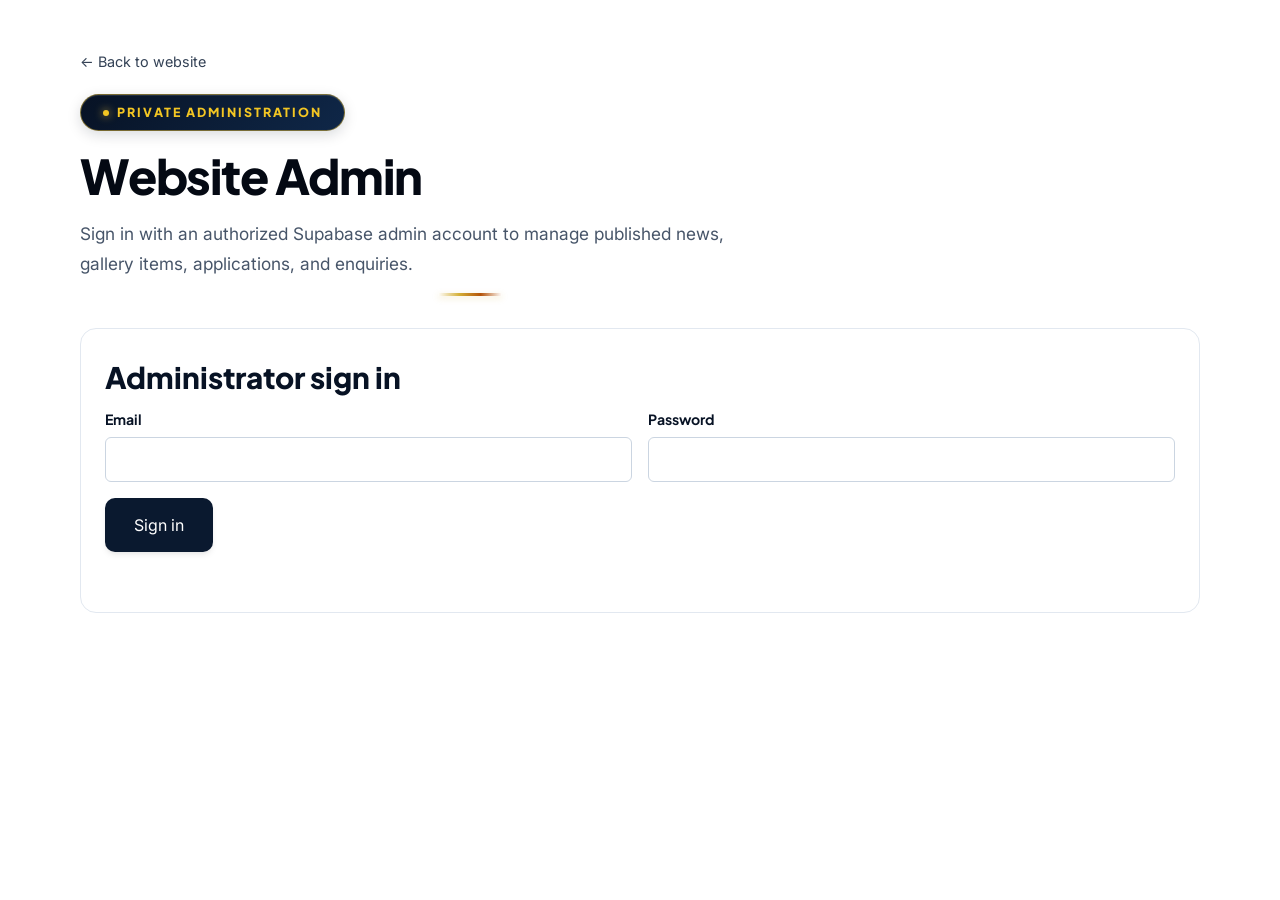
<file: admin.html>
<!DOCTYPE html>
<html lang="en">
<head>
  <meta charset="UTF-8">
  <meta name="viewport" content="width=device-width, initial-scale=1.0">
  <meta name="robots" content="noindex, nofollow">
  <title>Website Admin | Maria Theresa Ledochowska College</title>
  <link rel="icon" type="image/png" href="assets/images/logo-badge.png">
  <link rel="stylesheet" href="css/styles.css">
  <style>
    .admin-shell { width: min(1120px, calc(100% - 36px)); margin: 48px auto; }
    .admin-panel { background: #fff; border: 1px solid var(--border-light); border-radius: var(--radius-lg); padding: 24px; margin: 24px 0; }
    .admin-toolbar, .admin-list-item { display: flex; align-items: center; justify-content: space-between; gap: 16px; }
    .admin-list { display: grid; gap: 10px; margin-top: 18px; }
    .admin-list-item { border: 1px solid var(--border-light); border-radius: var(--radius-md); padding: 12px 16px; }
    .admin-list-item p { margin: 0; }
    .admin-actions { display: flex; gap: 8px; flex-shrink: 0; }
    .admin-form-grid { display: grid; grid-template-columns: repeat(2, minmax(0, 1fr)); gap: 16px; }
    .admin-form-grid .form-group { margin: 0; }
    .admin-form-grid .wide { grid-column: 1 / -1; }
    .admin-checkbox { display: flex; align-items: center; gap: 8px; margin: 16px 0; }
    .admin-checkbox input { width: 18px; height: 18px; }
    .admin-feedback { min-height: 24px; margin-top: 12px; color: var(--navy-800); }
    .admin-empty { color: var(--text-muted); padding: 18px 0; }
    @media (max-width: 640px) {
      .admin-form-grid { grid-template-columns: 1fr; }
      .admin-form-grid .wide { grid-column: auto; }
      .admin-list-item { align-items: flex-start; flex-direction: column; }
    }
  </style>
</head>
<body>
  <main class="admin-shell">
    <a href="index.html" class="footer-link">← Back to website</a>
    <header class="section-header" style="margin: 20px 0 32px; text-align: left;">
      <span class="section-tagline">Private administration</span>
      <h1 class="section-title">Website Admin</h1>
      <p class="section-description" style="margin-left: 0;">Sign in with an authorized Supabase admin account to manage published news, gallery items, applications, and enquiries.</p>
    </header>

    <section id="admin-login-panel" class="admin-panel">
      <h2 class="uneb-subhead-title">Administrator sign in</h2>
      <form id="admin-login-form">
        <div class="admin-form-grid">
          <div class="form-group">
            <label class="form-label" for="admin-email">Email</label>
            <input class="form-control" id="admin-email" type="email" autocomplete="username" required>
          </div>
          <div class="form-group">
            <label class="form-label" for="admin-password">Password</label>
            <input class="form-control" id="admin-password" type="password" autocomplete="current-password" required>
          </div>
        </div>
        <button class="btn btn-navy" type="submit" style="margin-top: 16px;">Sign in</button>
        <p id="admin-login-feedback" class="admin-feedback" role="status"></p>
      </form>
    </section>

    <div id="admin-workspace" hidden>
      <div class="admin-toolbar">
        <h2 class="uneb-subhead-title">Content and submissions</h2>
        <button id="admin-sign-out" type="button" class="btn btn-outline-navy">Sign out</button>
      </div>

      <section class="admin-panel">
        <h2 class="uneb-subhead-title">News posts</h2>
        <form id="news-editor-form">
          <input id="news-id" type="hidden">
          <div class="admin-form-grid">
            <div class="form-group"><label class="form-label" for="news-title">Title</label><input class="form-control" id="news-title" required></div>
            <div class="form-group"><label class="form-label" for="news-category">Category</label><input class="form-control" id="news-category" required></div>
            <div class="form-group"><label class="form-label" for="news-date">Date label</label><input class="form-control" id="news-date" required></div>
            <div class="form-group"><label class="form-label" for="news-author">Author</label><input class="form-control" id="news-author" required></div>
            <div class="form-group wide"><label class="form-label" for="news-summary">Summary</label><textarea class="form-control" id="news-summary" rows="2" required></textarea></div>
            <div class="form-group wide"><label class="form-label" for="news-image">Image path or URL</label><input class="form-control" id="news-image" placeholder="assets/images/photo.jpg" required></div>
            <div class="form-group wide"><label class="form-label" for="news-content">Full article</label><textarea class="form-control" id="news-content" rows="6" required></textarea></div>
          </div>
          <label class="admin-checkbox"><input id="news-published" type="checkbox"> Published on the public website</label>
          <button class="btn btn-navy" type="submit">Save post</button>
          <button class="btn btn-outline-navy" type="reset">Clear</button>
          <p id="news-feedback" class="admin-feedback" role="status"></p>
        </form>
        <div id="news-list" class="admin-list"></div>
      </section>

      <section class="admin-panel">
        <h2 class="uneb-subhead-title">Gallery</h2>
        <form id="gallery-editor-form">
          <input id="gallery-id" type="hidden">
          <div class="admin-form-grid">
            <div class="form-group"><label class="form-label" for="gallery-title">Title</label><input class="form-control" id="gallery-title" required></div>
            <div class="form-group"><label class="form-label" for="gallery-category">Category</label><input class="form-control" id="gallery-category" required></div>
            <div class="form-group"><label class="form-label" for="gallery-image">Image path or URL</label><input class="form-control" id="gallery-image" placeholder="assets/images/photo.jpg" required></div>
            <div class="form-group"><label class="form-label" for="gallery-order">Display order</label><input class="form-control" id="gallery-order" type="number" value="0" required></div>
            <div class="form-group wide"><label class="form-label" for="gallery-description">Description</label><textarea class="form-control" id="gallery-description" rows="3"></textarea></div>
          </div>
          <label class="admin-checkbox"><input id="gallery-published" type="checkbox"> Published on the public website</label>
          <button class="btn btn-navy" type="submit">Save gallery item</button>
          <button class="btn btn-outline-navy" type="reset">Clear</button>
          <p id="gallery-feedback" class="admin-feedback" role="status"></p>
        </form>
        <div id="gallery-list" class="admin-list"></div>
      </section>

      <section class="admin-panel">
        <h2 class="uneb-subhead-title">Admission applications</h2>
        <div id="applications-list" class="admin-list"></div>
      </section>

      <section class="admin-panel">
        <h2 class="uneb-subhead-title">Contact enquiries</h2>
        <div id="inquiries-list" class="admin-list"></div>
      </section>

      <section class="admin-panel">
        <h2 class="uneb-subhead-title">Newsletter subscribers</h2>
        <div id="subscribers-list" class="admin-list"></div>
      </section>
      <p id="admin-feedback" class="admin-feedback" role="status"></p>
    </div>
  </main>
  <script src="js/supabase-client.js"></script>
  <script src="js/admin.js"></script>
</body>
</html>
</file>
<file: css/styles.css>
/* ==========================================================================
   MARIA THERESA LEDOCHOWSKA COLLEGE – LUGAZI
   Official Stylesheet & Design System
   Motto: "Learning Today, Leading Tomorrow"
   ========================================================================== */

/* --- GOOGLE FONTS IMPORT --- */
@import url('https://fonts.googleapis.com/css2?family=Cinzel:wght@600;700;800;900&family=Inter:wght@300;400;500;600;700&family=Plus+Jakarta+Sans:wght@400;500;600;700;800&display=swap');

/* --- CSS CUSTOM PROPERTIES (DESIGN TOKENS) --- */
:root {
  /* Brand Palettes */
  --navy-950: #040913;
  --navy-900: #071224;
  --navy-800: #0A192F;
  --navy-700: #0E2342;
  --navy-600: #163663;
  --navy-500: #1E4E8C;

  --gold-600: #99710B;
  --gold-500: #B8860B;
  --gold-400: #D4AF37;
  --gold-300: #F3C623;
  --gold-200: #FBE285;
  --gold-100: #FEF9C3;
  --gold-50:  #FFFDF0;

  --emerald-500: #059669;
  --emerald-600: #047857;
  --sapphire-500: #2563EB;
  --crimson-500: #DC2626;

  /* Surfaces & Neutrals */
  --bg-main: #FFFFFF;
  --bg-subtle: #F8FAFC;
  --bg-slate: #F1F5F9;
  --border-light: #E2E8F0;
  --border-subtle: #CBD5E1;

  /* Typography */
  --font-heading: 'Plus Jakarta Sans', system-ui, -apple-system, sans-serif;
  --font-serif: 'Cinzel', Georgia, serif;
  --font-body: 'Inter', system-ui, -apple-system, sans-serif;

  --text-dark: #0F172A;
  --text-body: #334155;
  --text-muted: #64748B;
  --text-light: #94A3B8;
  --text-white: #FFFFFF;

  /* Shadows & Elevation */
  --shadow-sm: 0 1px 2px 0 rgba(0, 0, 0, 0.05);
  --shadow-md: 0 4px 6px -1px rgba(0, 0, 0, 0.08), 0 2px 4px -2px rgba(0, 0, 0, 0.05);
  --shadow-lg: 0 10px 15px -3px rgba(0, 0, 0, 0.1), 0 4px 6px -4px rgba(0, 0, 0, 0.06);
  --shadow-xl: 0 20px 25px -5px rgba(0, 0, 0, 0.12), 0 8px 10px -6px rgba(0, 0, 0, 0.06);
  --shadow-gold: 0 8px 24px -4px rgba(212, 175, 55, 0.35);
  --shadow-navy: 0 12px 30px -4px rgba(10, 25, 47, 0.25);

  /* Layout & Spacing */
  --container-max: 1280px;
  --nav-height: 84px;
  --nav-height-scrolled: 70px;
  --radius-sm: 6px;
  --radius-md: 10px;
  --radius-lg: 16px;
  --radius-xl: 24px;
  --radius-full: 9999px;

  /* Transitions */
  --transition-fast: 150ms cubic-bezier(0.4, 0, 0.2, 1);
  --transition-normal: 250ms cubic-bezier(0.4, 0, 0.2, 1);
  --transition-slow: 400ms cubic-bezier(0.4, 0, 0.2, 1);
  --transition-spring: 500ms cubic-bezier(0.175, 0.885, 0.32, 1.275);
}

/* --- RESET & GLOBAL BASE STYLES --- */
*, *::before, *::after {
  box-sizing: border-box;
  margin: 0;
  padding: 0;
}

html {
  scroll-behavior: smooth;
  scroll-padding-top: calc(var(--nav-height) + 16px);
  -webkit-text-size-adjust: 100%;
  overflow-x: clip;
}

body {
  font-family: var(--font-body);
  color: var(--text-body);
  background-color: var(--bg-main);
  line-height: 1.65;
  overflow-x: hidden;
}

img, svg {
  display: block;
  max-width: 100%;
  height: auto;
}

a {
  color: inherit;
  text-decoration: none;
  transition: color var(--transition-fast);
}

ul, ol {
  list-style: none;
}

button, input, textarea, select {
  font-family: inherit;
  font-size: inherit;
  color: inherit;
  border: none;
  background: none;
}

button {
  cursor: pointer;
}

/* --- ACCESSIBILITY SKIP LINK --- */
.skip-link {
  position: absolute;
  top: -60px;
  left: 20px;
  padding: 10px 18px;
  background: var(--gold-400);
  color: var(--navy-950);
  font-weight: 700;
  border-radius: var(--radius-sm);
  z-index: 10000;
  transition: top var(--transition-normal);
}
.skip-link:focus {
  top: 15px;
  outline: 3px solid var(--navy-900);
}

/* --- CONTAINER & UTILITIES --- */
.container {
  width: 100%;
  max-width: var(--container-max);
  margin-left: auto;
  margin-right: auto;
  padding-left: 24px;
  padding-right: 24px;
}

.section-padding {
  padding-top: 96px;
  padding-bottom: 96px;
}

@media (max-width: 768px) {
  .section-padding {
    padding-top: 64px;
    padding-bottom: 64px;
  }
}

.bg-subtle {
  background-color: var(--bg-subtle);
}
.bg-navy {
  background-color: var(--navy-900);
  color: var(--text-white);
}

/* Typography Helpers */
.text-center { text-align: center; }
.text-gold { color: var(--gold-400); }
.text-navy { color: var(--navy-800); }
.font-serif { font-family: var(--font-serif); }

.section-header {
  text-align: center;
  max-width: 780px;
  margin: 0 auto 52px;
  position: relative;
}

.about-showcase {
  background: #edf1f5;
}

.about-showcase-hero {
  position: relative;
  background:
    linear-gradient(90deg, rgba(4, 13, 22, 0.92) 0%, rgba(7, 24, 40, 0.78) 32%, rgba(7, 24, 40, 0.32) 100%),
    url('../assets/images/chemistry prac.jpeg');
  background-size: cover;
  background-position: center;
  padding: 32px 0 48px;
  min-height: 420px;
  display: flex;
  align-items: center;
}

.about-showcase-inner {
  width: 100%;
}

.about-breadcrumbs {
  margin-bottom: 28px;
  display: inline-flex;
  align-items: center;
  gap: 8px;
  padding: 6px 16px;
  font-size: 0.78rem;
  border-radius: 999px;
  border: 1px solid rgba(255,255,255,0.18);
  background: rgba(255,255,255,0.04);
  color: rgba(255,255,255,0.85);
}

.about-showcase-head {
  display: flex;
  justify-content: space-between;
  align-items: flex-start;
  gap: 24px;
  padding-top: 8px;
}

.about-showcase-copy {
  max-width: 780px;
}

.about-tagline {
  margin-bottom: 22px;
}

.about-showcase-title {
  margin: 0;
  font-family: var(--font-heading);
  font-size: clamp(3rem, 5vw, 6rem);
  line-height: 0.94;
  letter-spacing: -0.05em;
  color: #F8FAFC;
  font-weight: 900;
}

.about-showcase-title .title-gold {
  color: var(--gold-300);
}

.about-showcase-text {
  max-width: 760px;
  margin-top: 24px;
  color: rgba(255,255,255,0.9);
  font-size: clamp(1.06rem, 1.7vw, 1.72rem);
  line-height: 1.5;
}

.about-showcase-badge {
  min-width: 120px;
  padding: 18px 18px 14px;
  border-radius: 18px;
  background: rgba(241, 191, 48, 0.14);
  border: 1px solid rgba(241, 191, 48, 0.5);
  box-shadow: 0 12px 24px rgba(6, 16, 30, 0.2);
  display: flex;
  flex-direction: column;
  align-items: center;
  justify-content: center;
  color: var(--gold-300);
  margin-top: 24px;
}

.about-showcase-number {
  font-family: var(--font-heading);
  font-size: clamp(2rem, 2vw, 3rem);
  line-height: 1;
  font-weight: 800;
}

.about-showcase-label {
  margin-top: 6px;
  font-size: 0.7rem;
  letter-spacing: 0.14em;
  text-transform: uppercase;
  font-weight: 700;
  color: #F8FAFC;
}

.about-stat-row {
  background: linear-gradient(180deg, #071c31 0%, #0d233d 100%);
  border-top: 1px solid rgba(255,255,255,0.11);
  border-bottom: 1px solid rgba(255,255,255,0.11);
}

.about-stats-grid {
  display: grid;
  grid-template-columns: repeat(5, minmax(0, 1fr));
  gap: 0;
}

.about-stat-item {
  padding: 34px 18px;
  text-align: center;
  border-left: 1px solid rgba(148, 163, 184, 0.25);
}

.about-stat-item:first-child {
  border-left: none;
}

.about-stat-value {
  font-family: var(--font-heading);
  font-size: clamp(2.2rem, 2.4vw, 3.2rem);
  font-weight: 800;
  line-height: 1.1;
  color: var(--gold-300);
  margin-bottom: 8px;
}

.about-stat-label {
  font-size: 0.76rem;
  letter-spacing: 0.12em;
  text-transform: uppercase;
  color: rgba(255,255,255,0.8);
  line-height: 1.5;
}

@media (max-width: 900px) {
  .about-showcase-head {
    flex-direction: column;
    align-items: flex-start;
  }

  .about-showcase-badge {
    margin-top: 0;
  }

  .about-stats-grid {
    grid-template-columns: repeat(2, minmax(0, 1fr));
  }

  .about-stat-item:nth-child(3),
  .about-stat-item:nth-child(4),
  .about-stat-item:nth-child(5) {
    border-top: 1px solid rgba(148, 163, 184, 0.25);
  }

  .about-stat-item:nth-child(3) {
    border-left: none;
  }
}

@media (max-width: 560px) {
  .about-showcase-hero {
    min-height: 360px;
    padding-top: 20px;
  }

  .about-showcase-title {
    font-size: clamp(2.4rem, 10vw, 4rem);
  }

  .about-showcase-text {
    font-size: 1.02rem;
  }

  .about-stats-grid {
    grid-template-columns: 1fr;
  }

  .about-stat-item {
    border-left: none;
    border-top: 1px solid rgba(148, 163, 184, 0.25);
    padding: 24px 18px;
  }

  .about-stat-item:first-child {
    border-top: none;
  }
}

.section-tagline {
  display: inline-flex;
  align-items: center;
  gap: 8px;
  padding: 7px 22px;
  background: linear-gradient(135deg, #071224 0%, #0F2748 100%);
  color: var(--gold-300);
  border: 1px solid rgba(212, 175, 55, 0.55);
  box-shadow: 0 4px 14px rgba(7, 18, 36, 0.15), inset 0 1px 0 rgba(255, 255, 255, 0.1);
  font-family: var(--font-heading);
  font-weight: 800;
  font-size: 0.78rem;
  letter-spacing: 2px;
  text-transform: uppercase;
  border-radius: var(--radius-full);
  margin-bottom: 16px;
  position: relative;
  transition: all var(--transition-fast);
}

.section-tagline::before {
  content: '';
  width: 6px;
  height: 6px;
  background: var(--gold-300);
  border-radius: 50%;
  box-shadow: 0 0 8px var(--gold-400);
  flex-shrink: 0;
}

.section-tagline svg,
.section-tagline [data-lucide] {
  width: 14px;
  height: 14px;
  color: var(--gold-400);
}

.section-tagline:hover {
  transform: translateY(-2px);
  border-color: var(--gold-300);
  box-shadow: 0 6px 18px rgba(7, 18, 36, 0.25);
}

.bg-navy .section-tagline {
  background: rgba(255, 255, 255, 0.08);
  color: var(--gold-200);
  border: 1px solid rgba(212, 175, 55, 0.5);
  box-shadow: 0 4px 16px rgba(0, 0, 0, 0.35);
}
.bg-navy .section-tagline::before {
  background: var(--gold-300);
  box-shadow: 0 0 10px var(--gold-300);
}
.bg-navy .section-tagline svg,
.bg-navy .section-tagline [data-lucide] {
  color: var(--gold-300);
}

.section-title {
  font-family: var(--font-heading);
  font-weight: 800;
  font-size: clamp(2.1rem, 3.8vw, 3rem);
  color: var(--navy-950);
  line-height: 1.2;
  margin-bottom: 14px;
  letter-spacing: -0.025em;
  position: relative;
}

.section-header::after {
  content: '';
  display: block;
  width: 64px;
  height: 3px;
  background: linear-gradient(90deg, transparent, var(--gold-400), #B45309, transparent);
  border-radius: 3px;
  margin: 14px auto 16px;
  box-shadow: 0 2px 6px rgba(212, 175, 55, 0.25);
}

.bg-navy .section-header::after {
  background: linear-gradient(90deg, transparent, var(--gold-300), var(--gold-500), transparent);
  box-shadow: 0 2px 8px rgba(212, 175, 55, 0.4);
}

.bg-navy .section-title {
  color: var(--text-white);
}

.section-description {
  font-size: 1.08rem;
  color: #475569;
  line-height: 1.75;
  max-width: 680px;
  margin: 0 auto;
}
.bg-navy .section-description {
  color: #CBD5E1;
}

#academics .section-header {
  margin-bottom: 30px;
}

#academics .section-tagline {
  padding: 8px 18px;
  font-size: 0.72rem;
  letter-spacing: 0.18em;
}

#academics .section-title {
  font-size: clamp(2.2rem, 3.7vw, 3.1rem);
  line-height: 1.08;
  letter-spacing: -0.04em;
  margin-bottom: 0;
}

#academics .section-description {
  display: none;
}

#academics .section-header::after {
  display: none;
}

#uneb-performance .section-tagline {
  display: none;
}

#uneb-performance .section-description {
  display: none;
}

#uneb-performance .section-header::after {
  display: none;
}

/* --- BUTTONS --- */
.btn {
  display: inline-flex;
  align-items: center;
  justify-content: center;
  gap: 10px;
  padding: 13px 28px;
  font-family: var(--font-heading);
  font-weight: 700;
  font-size: 0.95rem;
  border-radius: var(--radius-md);
  transition: all var(--transition-normal);
  text-align: center;
  white-space: nowrap;
  cursor: pointer;
  text-decoration: none;
  border: 1px solid transparent;
}

button.btn {
  font: inherit;
}

.btn:focus-visible,
a.btn:focus-visible {
  outline: 3px solid rgba(212, 175, 55, 0.5);
  outline-offset: 3px;
}

.btn svg {
  width: 18px;
  height: 18px;
  transition: transform var(--transition-fast);
}
.btn:hover svg {
  transform: translateX(3px);
}

.btn-gold {
  background: linear-gradient(135deg, var(--gold-400), var(--gold-500));
  color: var(--navy-950);
  box-shadow: var(--shadow-gold);
}
.btn-gold:hover {
  background: linear-gradient(135deg, var(--gold-300), var(--gold-400));
  transform: translateY(-2px);
  box-shadow: 0 10px 24px -2px rgba(212, 175, 55, 0.45);
}

.btn-navy {
  background: var(--navy-800);
  color: var(--text-white);
  box-shadow: var(--shadow-md);
}
.btn-navy:hover {
  background: var(--navy-700);
  transform: translateY(-2px);
  box-shadow: var(--shadow-navy);
}

.btn-outline-white {
  background: rgba(255, 255, 255, 0.08);
  border: 2px solid rgba(255, 255, 255, 0.3);
  color: var(--text-white);
  backdrop-filter: blur(4px);
}
.btn-outline-white:hover {
  background: rgba(255, 255, 255, 0.2);
  border-color: #FFFFFF;
  transform: translateY(-2px);
}

.btn-outline-navy {
  border: 2px solid var(--navy-800);
  color: var(--navy-800);
}
.btn-outline-navy:hover {
  background: var(--navy-800);
  color: var(--text-white);
  transform: translateY(-2px);
}

.btn-sm {
  padding: 8px 18px;
  font-size: 0.85rem;
  border-radius: var(--radius-sm);
}

/* ==========================================================================
   HEADER & NAVIGATION
   ========================================================================== */
.hero-mobile-brand {
  display: none;
}

.site-header {
  position: fixed;
  top: 0;
  left: 0;
  width: 100%;
  z-index: 1000;
  transition: all var(--transition-normal);
  background: rgba(7, 18, 36, 0.98);
  backdrop-filter: blur(16px);
  -webkit-backdrop-filter: blur(16px);
  border-bottom: 1px solid rgba(212, 175, 55, 0.25);
  box-shadow: 0 4px 20px rgba(0, 0, 0, 0.35);
}

.site-header.scrolled {
  background: rgba(5, 12, 26, 0.99);
  box-shadow: 0 6px 25px rgba(0, 0, 0, 0.5);
  border-bottom-color: rgba(212, 175, 55, 0.4);
}

/* Top Header Announcement Bar inside Header */
.top-announcement-bar {
  background: linear-gradient(90deg, #040914 0%, #0A192F 100%);
  border-bottom: 1px solid rgba(212, 175, 55, 0.18);
  color: #F8FAFC;
  font-size: 0.78rem;
  padding: 5px 0;
  position: relative;
  z-index: 1001;
}
.top-announcement-content {
  display: flex;
  align-items: center;
  justify-content: space-between;
  gap: 12px;
}
.top-announcement-left {
  display: flex;
  align-items: center;
  gap: 8px;
  white-space: nowrap;
}
.top-announcement-pill {
  display: inline-flex;
  align-items: center;
  gap: 5px;
  background: rgba(212, 175, 55, 0.18);
  color: var(--gold-300);
  padding: 2px 8px;
  border-radius: 9999px;
  font-weight: 700;
  font-size: 0.72rem;
  letter-spacing: 0.4px;
  text-transform: uppercase;
  white-space: nowrap;
}
.top-announcement-text {
  font-weight: 500;
  white-space: nowrap;
  font-size: 0.78rem;
}
.top-announcement-actions {
  display: inline-flex;
  align-items: center;
  gap: 14px;
  white-space: nowrap;
}
.top-announcement-actions svg {
  display: inline-block;
  vertical-align: middle;
  flex-shrink: 0;
}
.top-announcement-link {
  color: var(--gold-300);
  font-weight: 600;
  display: inline-flex;
  align-items: center;
  gap: 4px;
  font-size: 0.78rem;
  white-space: nowrap;
  transition: color var(--transition-fast);
  text-decoration: none;
}
.top-announcement-link:hover {
  color: #FFFFFF;
  text-decoration: underline;
}

.nav-container {
  display: flex;
  align-items: center;
  justify-content: space-between;
  height: 68px;
  gap: 12px;
  transition: height var(--transition-normal);
  position: relative;
}

.site-header.scrolled .nav-container {
  height: 58px;
}

/* Brand Logo */
.nav-brand {
  display: flex;
  align-items: center;
  gap: 10px;
  flex-shrink: 0;
  text-decoration: none;
  white-space: nowrap;
}

.brand-crest {
  width: 48px;
  height: 48px;
  flex-shrink: 0;
  filter: drop-shadow(0 2px 4px rgba(0, 0, 0, 0.3));
  transition: transform var(--transition-normal);
}
.site-header.scrolled .brand-crest {
  width: 40px;
  height: 40px;
}
.nav-brand:hover .brand-crest {
  transform: rotate(-3deg) scale(1.03);
}

.brand-info {
  display: flex;
  flex-direction: column;
}

.brand-name {
  font-family: var(--font-heading);
  font-weight: 800;
  font-size: clamp(0.88rem, 1.1vw, 1.02rem);
  color: var(--text-white);
  line-height: 1.2;
  letter-spacing: 0.1px;
  white-space: nowrap;
}

.brand-sub {
  font-size: 0.68rem;
  color: var(--gold-300);
  font-weight: 700;
  letter-spacing: 0.8px;
  text-transform: uppercase;
  white-space: nowrap;
}

/* Desktop Nav Links - Single Line Guaranteed */
.nav-links {
  display: flex;
  align-items: center;
  gap: clamp(4px, 0.8vw, 14px);
  margin: 0;
  padding: 0;
  list-style: none;
  flex-wrap: nowrap;
}

.nav-link {
  font-family: var(--font-heading);
  font-size: clamp(0.76rem, 0.82vw, 0.84rem);
  font-weight: 600;
  color: #E2E8F0;
  position: relative;
  padding: 6px 4px;
  white-space: nowrap;
  text-decoration: none;
  transition: color var(--transition-fast);
}

.nav-link::after {
  content: '';
  position: absolute;
  bottom: 0;
  left: 0;
  width: 0;
  height: 2px;
  background: var(--gold-400);
  transition: width var(--transition-normal);
  border-radius: 2px;
}

.nav-link:hover,
.nav-link.active {
  color: var(--gold-300);
}
.nav-link:hover::after,
.nav-link.active::after {
  width: 100%;
}

.nav-actions {
  display: flex;
  align-items: center;
  gap: 10px;
  flex-shrink: 0;
}

/* Mobile Toggle */
.mobile-nav-toggle {
  display: none;
  flex-direction: column;
  justify-content: center;
  align-items: center;
  width: 40px;
  height: 40px;
  border-radius: var(--radius-sm);
  background: rgba(255, 255, 255, 0.08);
  border: 1px solid rgba(212, 175, 55, 0.3);
  color: var(--text-white);
  cursor: pointer;
  z-index: 1010;
}

.hamburger-line {
  width: 20px;
  height: 2px;
  background-color: var(--gold-300);
  border-radius: 2px;
  transition: all var(--transition-normal);
  margin: 2.5px 0;
}

.mobile-nav-toggle.active .hamburger-line:nth-child(1) {
  transform: translateY(7px) rotate(45deg);
}
.mobile-nav-toggle.active .hamburger-line:nth-child(2) {
  opacity: 0;
}
.mobile-nav-toggle.active .hamburger-line:nth-child(3) {
  transform: translateY(-7px) rotate(-45deg);
}

/* Mobile Drawer */
.mobile-drawer {
  position: fixed;
  top: 0;
  right: -100%;
  width: 320px;
  max-width: 85vw;
  height: 100vh;
  background: var(--navy-950);
  border-left: 1px solid rgba(212, 175, 55, 0.25);
  box-shadow: -10px 0 30px rgba(0, 0, 0, 0.5);
  z-index: 1005;
  padding: 96px 28px 40px;
  display: flex;
  flex-direction: column;
  justify-content: space-between;
  transition: right var(--transition-normal);
  overflow-y: auto;
}

.mobile-drawer.open {
  right: 0;
}

.mobile-drawer-backdrop {
  position: fixed;
  inset: 0;
  background: rgba(0, 0, 0, 0.6);
  backdrop-filter: blur(4px);
  z-index: 1002;
  opacity: 0;
  pointer-events: none;
  transition: opacity var(--transition-normal);
}
.mobile-drawer-backdrop.active {
  opacity: 1;
  pointer-events: auto;
}

.mobile-nav-links {
  display: flex;
  flex-direction: column;
  gap: 16px;
}

.mobile-nav-link {
  font-family: var(--font-heading);
  font-size: 1.05rem;
  font-weight: 600;
  color: #E2E8F0;
  padding: 10px 0;
  border-bottom: 1px solid rgba(255, 255, 255, 0.08);
  display: flex;
  align-items: center;
  justify-content: space-between;
  text-decoration: none;
}
.mobile-nav-link:hover {
  color: var(--gold-300);
  padding-left: 6px;
}

.campus-nav-item {
  display: flex;
  align-items: center;
}

.campus-menu-toggle {
  display: inline-flex;
  align-items: center;
  gap: 5px;
  border: 0;
  background: transparent;
  cursor: pointer;
}

.campus-menu-toggle:focus-visible,
.mobile-campus-toggle:focus-visible {
  outline: 2px solid var(--gold-300);
  outline-offset: 3px;
}

.campus-menu-toggle svg {
  width: 14px;
  height: 14px;
  transition: transform var(--transition-fast);
}

.campus-nav-item.open .campus-menu-toggle svg {
  transform: rotate(180deg);
}

.campus-mega-menu {
  position: absolute;
  top: calc(100% - 2px);
  left: 50%;
  z-index: 1020;
  display: none;
  grid-template-columns: minmax(190px, 1.15fr) repeat(3, minmax(145px, 1fr));
  gap: 28px;
  width: min(1080px, calc(100vw - 40px));
  padding: 28px;
  color: var(--text-dark);
  background: #fff;
  border-top: 3px solid var(--gold-400);
  border-radius: 0 0 var(--radius-lg) var(--radius-lg);
  box-shadow: 0 18px 42px rgba(2, 10, 24, 0.24);
  transform: translateX(-50%);
}

.campus-nav-item.open .campus-mega-menu {
  display: grid;
}

.campus-menu-feature {
  padding-right: 22px;
  border-right: 1px solid var(--border-light);
}

.campus-menu-feature img {
  width: 100%;
  height: 132px;
  object-fit: cover;
  border-radius: var(--radius-md);
}

.campus-menu-feature p {
  margin-top: 12px;
  color: var(--text-muted);
  font-size: 0.9rem;
  line-height: 1.6;
}

.campus-menu-column h2 {
  padding-bottom: 9px;
  color: var(--gold-600);
  border-bottom: 1px solid var(--border-light);
  font-size: 0.78rem;
  font-weight: 700;
  letter-spacing: 1.3px;
  text-transform: uppercase;
}

.campus-menu-group + .campus-menu-group {
  margin-top: 16px;
}

.campus-menu-group h3 {
  margin: 0;
  padding-bottom: 8px;
  color: var(--gold-600);
  border-bottom: 1px solid var(--border-light);
  font-size: 0.75rem;
  font-weight: 700;
  letter-spacing: 1.2px;
  text-transform: uppercase;
}

.campus-menu-links {
  display: grid;
  gap: 5px;
  padding-top: 10px;
}

.campus-menu-link {
  display: flex;
  align-items: center;
  gap: 10px;
  padding: 9px 5px;
  color: var(--navy-900);
  font-size: 0.88rem;
  font-weight: 600;
  text-decoration: none;
  border-radius: var(--radius-sm);
}

.campus-menu-link::after {
  display: none;
}

.campus-menu-link svg {
  width: 16px;
  height: 16px;
  flex-shrink: 0;
  color: var(--gold-600);
}

.campus-menu-link:hover,
.campus-menu-link.active {
  color: var(--navy-700);
  background: var(--bg-slate);
}

.campus-menu-link span {
  white-space: normal;
}

.mobile-campus-toggle {
  width: 100%;
  text-align: left;
  background: transparent;
  cursor: pointer;
}

.mobile-campus-toggle svg {
  width: 18px;
  height: 18px;
  transition: transform var(--transition-fast);
}

.mobile-campus-group.open .mobile-campus-toggle svg {
  transform: rotate(180deg);
}

.mobile-campus-submenu {
  display: none;
  padding: 2px 0 6px 14px;
}

.mobile-campus-group.open .mobile-campus-submenu {
  display: grid;
  gap: 16px;
}

.mobile-campus-column > h2,
.mobile-campus-subgroup > h3 {
  margin: 10px 0 4px;
  color: var(--gold-300);
  font-size: 0.76rem;
  font-weight: 700;
  letter-spacing: 1.2px;
  text-transform: uppercase;
}

.mobile-campus-submenu-link {
  justify-content: flex-start;
  gap: 10px;
  font-size: 0.94rem;
}

.mobile-campus-submenu-link svg {
  width: 16px;
  height: 16px;
  flex: 0 0 auto;
  color: var(--gold-300);
}

/* Switch cleanly to mobile drawer on laptops & tablets under 1220px */
@media (max-width: 1220px) {
  .nav-links {
    display: none !important;
  }
  .mobile-nav-toggle {
    display: flex !important;
  }
}

@media (max-width: 768px) {
  .container {
    padding-left: 18px;
    padding-right: 18px;
  }

  .top-announcement-actions {
    display: none;
  }

  .top-announcement-content {
    justify-content: center;
  }
}

@media (max-width: 600px) {
  .top-announcement-left {
    min-width: 0;
    justify-content: center;
    white-space: normal;
  }

  .top-announcement-pill {
    display: none;
  }

  .top-announcement-text {
    text-align: center;
    white-space: normal;
    font-size: 0.68rem;
    line-height: 1.25;
  }

  .nav-container {
    gap: 8px;
  }

  .nav-brand {
    min-width: 0;
    gap: 8px;
    flex: 1 1 auto;
  }

  .brand-crest,
  .site-header.scrolled .brand-crest {
    width: 40px;
    height: 40px;
  }

  .brand-info {
    min-width: 0;
    flex: 1 1 auto;
  }

  .brand-name,
  .brand-sub {
    overflow: hidden;
    text-overflow: ellipsis;
  }

  .brand-name {
    max-width: none;
    white-space: normal;
    font-size: 0.78rem;
    line-height: 1.1;
    text-overflow: clip;
  }

  .brand-sub {
    font-size: 0.54rem;
    letter-spacing: 0.35px;
  }

  .nav-actions {
    gap: 6px;
  }

  .nav-actions .open-apply-modal {
    display: none;
  }

  .mobile-nav-toggle {
    width: 38px;
    height: 38px;
    flex-shrink: 0;
  }

  .hero-section {
    min-height: 760px;
    padding-top: 88px;
    padding-bottom: 42px;
    background-attachment: scroll;
  }

  .hero-content {
    max-width: 100%;
  }

  .hero-mobile-brand {
    display: flex;
    align-items: center;
    justify-content: center;
    gap: 10px;
    width: min(100%, 340px);
    margin: 0 auto 14px;
    padding: 8px 12px;
    background: rgba(8, 17, 29, 0.72);
    border: 1px solid rgba(255,255,255,0.12);
    border-radius: 14px;
    backdrop-filter: blur(10px);
    box-shadow: 0 8px 24px rgba(0,0,0,0.18);
  }

  .hero-mobile-logo {
    width: 34px;
    height: 34px;
    border-radius: 50%;
    background: rgba(255,255,255,0.08);
    padding: 3px;
    flex-shrink: 0;
  }

  .hero-mobile-brand-copy {
    display: flex;
    flex-direction: column;
    align-items: flex-start;
    line-height: 1.2;
  }

  .hero-mobile-brand-name {
    font-size: 0.82rem;
    font-weight: 800;
    color: #FFFFFF;
    font-family: var(--font-heading);
  }

  .hero-mobile-brand-sub {
    font-size: 0.54rem;
    letter-spacing: 0.08em;
    color: var(--gold-300);
    font-weight: 700;
  }

  .hero-pill {
    margin-bottom: 18px;
    padding: 8px 14px;
    width: min(100%, 320px);
  }

  .pill-text {
    font-size: 0.62rem;
    letter-spacing: 0.09em;
  }

  .hero-title {
    font-size: clamp(2.2rem, 9vw, 3.5rem);
    line-height: 0.96;
    margin-bottom: 18px;
  }

  .hero-title .title-accent {
    display: inline;
  }

  .hero-title [style*="font-size: 0.72em"] {
    display: block;
    font-size: 0.72em !important;
    margin-top: 8px;
  }

  .hero-motto-banner {
    display: inline-block;
    padding: 8px 16px;
    font-size: 1rem;
    letter-spacing: 0.06em;
    margin-bottom: 20px;
  }

  .hero-statement {
    font-size: 1rem;
    line-height: 1.55;
    margin-bottom: 26px;
    max-width: 100%;
  }

  .hero-actions {
    flex-direction: column;
    width: 100%;
  }

  .hero-actions .btn {
    width: min(100%, 280px);
  }

  .hero-facilities-strip {
    display: none !important;
  }

  .hero-scroll-indicator {
    display: none !important;
  }

  .stats-banner {
    padding: 30px 18px;
    margin-top: 40px;
  }

  .stats-grid {
    grid-template-columns: repeat(2, minmax(0, 1fr));
    gap: 18px;
  }
}

@media (max-width: 420px) {
  .brand-sub {
    display: none;
  }

  .hero-section {
    min-height: 680px;
  }

  .hero-mobile-brand {
    width: min(100%, 300px);
    padding: 8px 10px;
  }

  .hero-mobile-brand-name {
    font-size: 0.72rem;
  }

  .hero-mobile-brand-sub {
    font-size: 0.5rem;
  }

  .hero-pill {
    width: 100%;
  }

  .hero-title {
    letter-spacing: -0.04em;
  }

  .hero-motto-banner {
    letter-spacing: 1px;
    font-size: 0.9rem;
  }

  .stats-grid {
    grid-template-columns: 1fr;
  }
}

/* ==========================================================================
   HERO SECTION
   ========================================================================== */
.hero-section {
  position: relative;
  min-height: 100vh;
  padding-top: 130px;
  padding-bottom: 70px;
  display: flex;
  align-items: center;
  justify-content: center;
  background-color: var(--navy-950);
  background-image:
    linear-gradient(
      90deg,
      rgba(2, 6, 14, 0.96) 0%,
      rgba(9, 18, 31, 0.9) 18%,
      rgba(15, 28, 44, 0.82) 38%,
      rgba(19, 39, 65, 0.62) 65%,
      rgba(17, 36, 60, 0.32) 100%
    ),
    url('../assets/images/Maria Theresa College Group Photo.png');
  background-size: cover;
  background-position: center;
  background-attachment: fixed;
  color: var(--text-white);
  overflow: hidden;
}

.hero-section::after {
  content: "";
  position: absolute;
  inset: 0;
  background: radial-gradient(circle at 75% 30%, rgba(212, 175, 55, 0.18), transparent 24%),
              radial-gradient(circle at 20% 80%, rgba(59, 130, 246, 0.14), transparent 30%);
  pointer-events: none;
}

.hero-particles {
  position: absolute;
  inset: 0;
  background-image: 
    radial-gradient(circle at 20% 30%, rgba(212, 175, 55, 0.12) 0, transparent 45%),
    radial-gradient(circle at 80% 70%, rgba(37, 99, 235, 0.15) 0, transparent 45%);
  pointer-events: none;
}

.hero-content {
  position: relative;
  z-index: 2;
  text-align: center;
  max-width: 900px;
  margin: 0 auto;
}

.hero-pill {
  display: inline-flex;
  align-items: center;
  gap: 10px;
  padding: 9px 22px;
  background: rgba(9, 17, 31, 0.36);
  border: 1px solid rgba(212, 175, 55, 0.42);
  border-radius: var(--radius-full);
  margin-bottom: 24px;
  backdrop-filter: blur(10px);
  box-shadow: 0 8px 24px rgba(7, 18, 36, 0.2);
  animation: fadeInDown 0.8s ease backwards;
}

.pill-dot {
  width: 8px;
  height: 8px;
  background: var(--gold-300);
  border-radius: 50%;
  box-shadow: 0 0 10px var(--gold-300);
}

.pill-text {
  font-family: var(--font-heading);
  font-size: 0.85rem;
  font-weight: 700;
  letter-spacing: 1.8px;
  color: var(--gold-200);
  text-transform: uppercase;
}

.hero-title {
  font-family: var(--font-heading);
  font-size: clamp(2.3rem, 5.2vw, 4.2rem);
  font-weight: 800;
  line-height: 1.15;
  letter-spacing: -0.02em;
  margin-bottom: 18px;
  text-shadow: 0 4px 20px rgba(0, 0, 0, 0.5);
  animation: fadeInUp 0.9s ease backwards 0.1s;
}

.hero-title .title-accent {
  background: linear-gradient(135deg, #FFFFFF 30%, var(--gold-300) 100%);
  -webkit-background-clip: text;
  -webkit-text-fill-color: transparent;
}

.hero-motto-banner {
  display: inline-block;
  font-family: var(--font-serif);
  font-size: clamp(1.15rem, 2.4vw, 1.65rem);
  font-weight: 700;
  color: var(--gold-300);
  letter-spacing: 2px;
  margin-bottom: 22px;
  padding: 8px 24px;
  border-top: 1px solid rgba(212, 175, 55, 0.52);
  border-bottom: 1px solid rgba(212, 175, 55, 0.52);
  background: rgba(9, 17, 31, 0.16);
  border-radius: 999px;
  box-shadow: inset 0 1px 0 rgba(255,255,255,0.08);
  animation: fadeInUp 0.9s ease backwards 0.2s;
}

.hero-statement {
  font-size: clamp(1.05rem, 1.8vw, 1.28rem);
  color: #CBD5E1;
  max-width: 740px;
  margin: 0 auto 38px;
  line-height: 1.7;
  font-weight: 400;
  animation: fadeInUp 0.9s ease backwards 0.3s;
}

.hero-actions {
  display: flex;
  align-items: center;
  justify-content: center;
  gap: 18px;
  flex-wrap: wrap;
  animation: fadeInUp 0.9s ease backwards 0.4s;
}

.hero-scroll-indicator {
  position: absolute;
  bottom: 24px;
  left: 50%;
  transform: translateX(-50%);
  display: flex;
  flex-direction: column;
  align-items: center;
  gap: 6px;
  color: var(--gold-300);
  font-size: 0.75rem;
  font-family: var(--font-heading);
  letter-spacing: 1.5px;
  text-transform: uppercase;
  font-weight: 700;
  opacity: 0.85;
  transition: opacity var(--transition-fast);
}
.hero-scroll-indicator:hover {
  opacity: 1;
}

.scroll-mouse {
  width: 22px;
  height: 36px;
  border: 2px solid var(--gold-300);
  border-radius: 12px;
  position: relative;
}
.scroll-wheel {
  position: absolute;
  top: 6px;
  left: 50%;
  transform: translateX(-50%);
  width: 4px;
  height: 8px;
  background: var(--gold-300);
  border-radius: 2px;
  animation: scrollBounce 1.8s infinite ease-in-out;
}

@keyframes scrollBounce {
  0% { transform: translate(-50%, 0); opacity: 1; }
  50% { transform: translate(-50%, 10px); opacity: 0.3; }
  100% { transform: translate(-50%, 0); opacity: 1; }
}

/* ==========================================================================
   WELCOME & ABOUT SECTION (Two-Column Layout + Stats)
   ========================================================================== */
.welcome-grid {
  display: grid;
  grid-template-columns: 1.1fr 1fr;
  gap: 56px;
  align-items: center;
  background: linear-gradient(180deg, rgba(248,250,252,0.8), rgba(255,255,255,0.96));
  border: 1px solid rgba(15,23,42,0.06);
  border-radius: var(--radius-xl);
  padding: 28px;
  box-shadow: 0 16px 40px rgba(15,23,42,0.06);
}

.about-identity-grid {
  grid-template-columns: 1fr 0.95fr;
  gap: clamp(36px, 5.5vw, 80px);
  padding: 0;
  background: transparent;
  border: 0;
  border-radius: 0;
  box-shadow: none;
}

.about-identity-grid .welcome-img-card {
  border: 0;
  border-radius: 24px;
  box-shadow: var(--shadow-xl);
}

.about-identity-grid .welcome-img {
  height: clamp(340px, 38vw, 500px);
  object-position: center;
}

.about-identity-grid .welcome-text .section-tagline {
  padding: 0;
  background: none;
  color: var(--gold-600);
  font-size: 0.76rem;
  font-weight: 800;
  letter-spacing: 0.18em;
  border: 0;
  border-radius: 0;
  box-shadow: none;
}

.about-identity-grid .section-title {
  margin: 0 0 18px;
  color: var(--navy-900);
  font-size: clamp(2rem, 3.2vw, 3rem);
  line-height: 1.12;
}

.about-identity-grid .welcome-lead,
.about-identity-grid .welcome-body {
  color: #52647d;
  font-size: 1.04rem;
  font-weight: 400;
  line-height: 1.8;
}

.about-identity-grid .welcome-checklist {
  margin: 0 0 26px;
}

.about-identity-cta {
  min-height: 52px;
  padding: 12px 24px;
  border-radius: var(--radius-full);
}

.about-identity-cta svg {
  width: 18px;
  height: 18px;
}

@media (max-width: 992px) {
  .welcome-grid,
  .about-identity-grid {
    grid-template-columns: 1fr;
    gap: 48px;
  }
}

.welcome-media {
  position: relative;
}

.welcome-img-card {
  position: relative;
  border-radius: var(--radius-xl);
  overflow: hidden;
  box-shadow: var(--shadow-xl);
  border: 3px solid #FFFFFF;
}

.welcome-img {
  width: 100%;
  height: 480px;
  object-fit: cover;
  transition: transform var(--transition-slow);
}
.welcome-img-card:hover .welcome-img {
  transform: scale(1.03);
}

.floating-experience-badge {
  position: absolute;
  bottom: -24px;
  right: -24px;
  background: var(--navy-900);
  color: var(--text-white);
  padding: 24px;
  border-radius: var(--radius-lg);
  border: 2px solid var(--gold-400);
  box-shadow: var(--shadow-xl);
  display: flex;
  align-items: center;
  gap: 16px;
}

@media (max-width: 600px) {
  .about-identity-grid {
    gap: 32px;
  }

  .about-identity-grid .welcome-img {
    height: clamp(260px, 72vw, 380px);
  }

  .about-identity-grid .welcome-checklist {
    grid-template-columns: 1fr;
  }

  .floating-experience-badge {
    position: static;
    margin-top: 20px;
  }
}

.badge-number {
  font-family: var(--font-heading);
  font-size: 2.8rem;
  font-weight: 800;
  color: var(--gold-300);
  line-height: 1;
}

.badge-text {
  font-size: 0.88rem;
  font-weight: 600;
  line-height: 1.35;
  color: #E2E8F0;
}

/* Welcome Text */
.welcome-text .section-tagline {
  margin-bottom: 12px;
}

.welcome-lead {
  font-size: 1.18rem;
  font-weight: 600;
  color: var(--navy-800);
  margin-bottom: 20px;
  line-height: 1.65;
}

.welcome-body {
  color: var(--text-body);
  margin-bottom: 28px;
  line-height: 1.75;
}

.welcome-checklist {
  display: grid;
  grid-template-columns: 1fr 1fr;
  gap: 14px;
  margin-bottom: 36px;
}

@media (max-width: 500px) {
  .welcome-checklist {
    grid-template-columns: 1fr;
  }
}

.check-item {
  display: flex;
  align-items: center;
  gap: 10px;
  font-weight: 600;
  color: var(--navy-900);
  font-size: 0.95rem;
}

.check-icon {
  width: 22px;
  height: 22px;
  background: var(--gold-100);
  color: var(--gold-600);
  border-radius: 50%;
  display: flex;
  align-items: center;
  justify-content: center;
  flex-shrink: 0;
}

/* ==========================================================================
   STATISTICS COUNTERS
   ========================================================================== */
.stats-banner {
  background: linear-gradient(135deg, var(--navy-950), var(--navy-800));
  border-radius: var(--radius-xl);
  padding: 48px 36px;
  margin-top: 64px;
  border: 1px solid rgba(212, 175, 55, 0.26);
  box-shadow: 0 20px 50px rgba(10, 25, 47, 0.18);
}

.stats-grid {
  display: grid;
  grid-template-columns: repeat(auto-fit, minmax(180px, 1fr));
  gap: 32px;
  text-align: center;
}

.stat-item {
  position: relative;
}

.stat-value-wrap {
  display: flex;
  align-items: baseline;
  justify-content: center;
  gap: 2px;
  font-family: var(--font-heading);
  font-size: clamp(2.4rem, 4vw, 3.2rem);
  font-weight: 800;
  color: var(--gold-300);
  line-height: 1;
  margin-bottom: 8px;
}

.stat-label {
  font-size: 0.92rem;
  font-weight: 600;
  color: #CBD5E1;
  letter-spacing: 0.5px;
}

/* ==========================================================================
   ABOUT THE COLLEGE (Mission, Vision & Core Values)
   ========================================================================== */
.mv-grid {
  display: grid;
  grid-template-columns: repeat(3, minmax(220px, 1fr));
  gap: 22px;
  margin-bottom: 56px;
  align-items: stretch;
  width: 100%;
}

@media (max-width: 1040px) {
  .mv-grid {
    grid-template-columns: repeat(3, minmax(0, 1fr));
  }
}

@media (max-width: 760px) {
  .mv-grid {
    grid-template-columns: 1fr;
  }
}

.mv-card {
  background: linear-gradient(180deg, rgba(255,255,255,0.96), rgba(248,250,252,0.96));
  border-radius: 22px;
  padding: 26px 22px 22px;
  box-shadow: 0 18px 40px rgba(15, 23, 42, 0.08);
  border: 1px solid rgba(15, 23, 42, 0.08);
  border-top: 4px solid var(--navy-800);
  transition: transform var(--transition-normal), box-shadow var(--transition-normal);
  display: flex;
  flex-direction: column;
  min-width: 0;
  height: 100%;
}
.mv-card:hover {
  transform: translateY(-4px);
  box-shadow: var(--shadow-lg);
}
.mv-card.vision-card {
  border-top-color: var(--gold-400);
  background: linear-gradient(180deg, rgba(10,25,47,0.96), rgba(17,34,58,0.96));
  color: #FFFFFF;
}
.mv-card.core-values-card {
  border-top-color: var(--gold-400);
}

.mv-icon {
  width: 52px;
  height: 52px;
  background: var(--bg-subtle);
  border-radius: var(--radius-md);
  display: flex;
  align-items: center;
  justify-content: center;
  color: var(--navy-800);
  margin-bottom: 20px;
}
.vision-card .mv-icon {
  color: var(--gold-600);
  background: var(--gold-100);
}
.core-values-card .mv-icon {
  background: var(--gold-100);
  color: var(--gold-600);
}

.mv-title {
  font-family: var(--font-heading);
  font-size: clamp(1.25rem, 1.6vw, 1.5rem);
  font-weight: 700;
  color: var(--navy-900);
  margin-bottom: 12px;
}
.vision-card .mv-title,
.core-values-card .mv-title {
  color: #FFFFFF;
}

.mv-body {
  color: var(--text-body);
  line-height: 1.7;
}
.vision-card .mv-body,
.core-values-card .mv-body {
  color: rgba(255,255,255,0.85);
}

.core-values-list {
  list-style: none;
  padding: 0;
  margin: 0;
  display: grid;
  gap: 10px;
  color: rgba(255,255,255,0.9);
  font-size: 0.96rem;
  line-height: 1.6;
}

.core-values-list li {
  padding-left: 0;
  margin: 0;
}

.what-drives-section {
  background: linear-gradient(180deg, #061d30 0%, #0a2341 100%);
  color: #FFFFFF;
  min-height: 700px;
  padding-top: 110px;
  padding-bottom: 90px;
}

.what-drives-header {
  text-align: center;
  margin-bottom: 42px;
}

.what-drives-kicker {
  display: inline-block;
  margin-bottom: 12px;
  color: var(--gold-300);
  text-transform: uppercase;
  letter-spacing: 0.18em;
  font-size: 0.78rem;
  font-family: var(--font-heading);
  font-weight: 800;
}

.what-drives-title {
  margin: 0;
  font-family: var(--font-heading);
  font-weight: 800;
  font-size: clamp(2.6rem, 4vw, 4rem);
  line-height: 1.05;
  letter-spacing: -0.05em;
  color: #FFFFFF;
}

.what-drives-divider {
  width: 88px;
  height: 4px;
  border-radius: 999px;
  background: linear-gradient(90deg, transparent 0%, var(--gold-300) 30%, var(--gold-300) 70%, transparent 100%);
  margin: 18px auto 0;
}

.what-drives-grid {
  display: grid;
  grid-template-columns: repeat(4, minmax(0, 1fr));
  gap: 30px;
  align-items: stretch;
}

.what-drive-card {
  background: rgba(9, 28, 44, 0.55);
  border: 1px solid rgba(255, 255, 255, 0.12);
  border-radius: 22px;
  padding: 28px 24px 24px;
  box-shadow: 0 18px 40px rgba(3, 10, 18, 0.18);
  min-height: 420px;
}

.what-drive-icon {
  width: 62px;
  height: 62px;
  border-radius: 16px;
  background: rgba(212, 175, 55, 0.12);
  border: 1px solid rgba(212, 175, 55, 0.25);
  display: flex;
  align-items: center;
  justify-content: center;
  color: var(--gold-300);
  margin-bottom: 22px;
}

.what-drive-title {
  margin: 0 0 16px;
  font-family: var(--font-heading);
  font-size: clamp(1.8rem, 2vw, 2.5rem);
  line-height: 1.1;
  color: #FFFFFF;
  font-weight: 800;
}

.what-drive-body {
  margin: 0;
  font-size: 1.08rem;
  line-height: 1.6;
  color: rgba(255, 255, 255, 0.82);
}

.what-drive-list {
  list-style: none;
  margin: 0;
  padding: 0;
  display: grid;
  gap: 10px;
  color: rgba(255, 255, 255, 0.9);
  font-size: 1.04rem;
  line-height: 1.6;
}

.what-drive-list li {
  margin: 0;
  padding-left: 0;
}

.director-section {
  background: #f5f7f9;
  padding-top: 24px;
  padding-bottom: 64px;
}

.director-card {
  display: grid;
  grid-template-columns: 260px 1fr;
  gap: 34px;
  align-items: center;
  background: #f8fafb;
  border: 1px solid rgba(15, 23, 42, 0.12);
  border-radius: 24px;
  padding: 28px;
  box-shadow: 0 18px 40px rgba(15, 23, 42, 0.06);
  max-width: 980px;
  margin: 0 auto;
}

.school-background-section {
  background: #f5f7f9;
}

.spiritual-growth-section {
  background: #fff;
}

.spiritual-growth-gallery {
  display: grid;
  grid-template-columns: repeat(auto-fit, minmax(min(100%, 250px), 1fr));
  gap: 22px;
}

.spiritual-growth-practices {
  display: grid;
  grid-template-columns: repeat(2, minmax(0, 1fr));
  gap: 22px;
}

.home-faith-grid {
  display: grid;
  grid-template-columns: repeat(3, minmax(0, 1fr));
  gap: 22px;
}

.home-academics-grid {
  display: grid;
  grid-template-columns: repeat(3, minmax(0, 1fr));
  gap: 22px;
}

.home-academic-card {
  overflow: hidden;
  border: 1px solid #e2e8f0;
  border-radius: 18px;
  background: #fff;
  box-shadow: 0 12px 30px rgba(15, 38, 65, 0.07);
}

.home-academic-card > img {
  display: block;
  width: 100%;
  height: 210px;
  object-fit: cover;
}

.home-academic-card-content {
  padding: 24px;
}

.home-academic-level {
  display: block;
  margin-bottom: 9px;
  color: #8a6a13;
  font-size: 0.74rem;
  font-weight: 800;
  letter-spacing: 0.12em;
  text-transform: uppercase;
}

.home-academic-card h3 {
  margin: 0 0 10px;
  color: var(--navy-900);
  font-family: var(--font-heading);
  font-size: 1.25rem;
}

.home-academic-card p {
  margin: 0;
  color: #52647d;
  line-height: 1.7;
}

.home-faith-gallery-wrap {
  margin: 0 auto 34px;
}

.home-faith-gallery {
  overflow: hidden;
  -webkit-mask-image: linear-gradient(90deg, transparent, #000 5%, #000 95%, transparent);
  mask-image: linear-gradient(90deg, transparent, #000 5%, #000 95%, transparent);
}

.home-faith-track,
.home-faith-photo-group {
  display: flex;
  width: max-content;
  align-items: stretch;
}

.home-faith-track {
  animation: home-faith-marquee 40s linear infinite;
  will-change: transform;
}

.home-faith-photo-group {
  flex: 0 0 auto;
  gap: 18px;
  padding-right: 18px;
}

.home-faith-photo {
  flex: 0 0 280px;
  width: 280px;
  margin: 0;
  overflow: hidden;
  border: 1px solid #e2e8f0;
  border-radius: 16px;
  background: #fff;
  box-shadow: 0 10px 24px rgba(15, 38, 65, 0.08);
}

.home-faith-photo img {
  display: block;
  width: 100%;
  height: 176px;
  object-fit: cover;
}

.home-faith-photo figcaption {
  padding: 12px 16px;
  color: var(--navy-900);
  font-family: var(--font-heading);
  font-size: 0.92rem;
  font-weight: 700;
}

@keyframes home-faith-marquee {
  from {
    transform: translateX(0);
  }
  to {
    transform: translateX(-50%);
  }
}

.home-faith-action {
  display: flex;
  justify-content: center;
  margin-top: 32px;
}

.spiritual-growth-practice {
  padding: 28px;
  border: 1px solid #e2e8f0;
  border-radius: 18px;
  background: #fff;
  box-shadow: 0 12px 30px rgba(15, 38, 65, 0.07);
}

.spiritual-growth-practice h3 {
  margin: 0 0 10px;
  color: var(--navy-900);
  font-family: var(--font-heading);
  font-size: 1.25rem;
}

.spiritual-growth-practice p {
  margin: 0;
  color: #52647d;
  line-height: 1.7;
}

.spiritual-photo-card {
  overflow: hidden;
  border: 1px solid #e2e8f0;
  border-radius: 18px;
  background: #fff;
  box-shadow: 0 12px 30px rgba(15, 38, 65, 0.08);
  transition: transform var(--transition-fast), box-shadow var(--transition-fast);
}

.spiritual-photo-card:hover {
  transform: translateY(-4px);
  box-shadow: 0 18px 36px rgba(15, 38, 65, 0.14);
}

.spiritual-photo-card > img {
  display: block;
  width: 100%;
  height: 220px;
  object-fit: cover;
}

.spiritual-photo-copy {
  padding: 20px;
}

.spiritual-photo-copy h3 {
  margin: 0 0 8px;
  color: var(--navy-900);
  font-family: var(--font-heading);
  font-size: 1.08rem;
}

.spiritual-photo-copy p {
  margin: 0;
  color: #64748b;
  font-size: 0.9rem;
  line-height: 1.65;
}

.school-background-intro {
  margin-bottom: clamp(56px, 8vw, 88px);
}

.school-community {
  scroll-margin-top: 110px;
}

.school-community > .section-header {
  margin-bottom: 30px;
}

.school-community .director-card {
  margin-bottom: 24px;
}

.school-governance-grid {
  display: grid;
  grid-template-columns: repeat(3, minmax(0, 1fr));
  gap: 20px;
}

.school-background-card {
  padding: 24px;
  border: 1px solid rgba(15, 23, 42, 0.12);
  border-radius: 16px;
  background: #fff;
  box-shadow: 0 8px 26px rgba(15, 38, 65, 0.06);
}

.governance-card-icon,
.club-association-icon {
  display: grid;
  width: 48px;
  height: 48px;
  margin-bottom: 18px;
  place-items: center;
  color: #8a6a13;
  background: #fff8e2;
  border: 1px solid rgba(212, 175, 55, 0.3);
  border-radius: 14px;
}

.governance-card-icon svg,
.club-association-icon svg {
  width: 22px;
  height: 22px;
}

.governance-card p {
  margin: 0;
  color: #52647d;
  line-height: 1.65;
}

.school-background-card h3 {
  margin: 0 0 16px;
  color: var(--navy-900);
  font-family: var(--font-heading);
  font-size: 1.2rem;
}

.school-background-card ul {
  display: grid;
  gap: 13px;
  margin: 0;
  padding: 0;
}

.school-background-card li {
  margin: 0;
  color: #193553;
  line-height: 1.55;
}

.school-background-card ul {
  padding-left: 20px;
}

.clubs-associations-section {
  background: #fff;
}

.club-association-grid {
  display: grid;
  grid-template-columns: repeat(3, minmax(0, 1fr));
  gap: 22px;
}

.club-association-card {
  padding: 28px;
  border: 1px solid #e2e8f0;
  border-radius: 18px;
  background: #fff;
  box-shadow: 0 12px 30px rgba(15, 38, 65, 0.07);
}

.club-association-type {
  display: block;
  margin-bottom: 8px;
  color: #8a6a13;
  font-size: 0.72rem;
  font-weight: 800;
  letter-spacing: 0.13em;
  text-transform: uppercase;
}

.club-association-card h3 {
  margin: 0 0 10px;
  color: var(--navy-900);
  font-family: var(--font-heading);
  font-size: 1.25rem;
}

.club-association-card p {
  margin: 0;
  color: #52647d;
  line-height: 1.7;
}

.director-image-wrap {
  width: 100%;
  height: 260px;
  border-radius: 20px;
  overflow: hidden;
  background: #dfe7ef;
  border: 1px solid rgba(15, 23, 42, 0.08);
}

.director-image {
  width: 100%;
  height: 100%;
  object-fit: cover;
  object-position: center 15%;
  display: block;
}

.director-content {
  display: flex;
  flex-direction: column;
  justify-content: center;
}

.director-name {
  margin: 0 0 8px;
  font-size: clamp(2rem, 2.6vw, 3rem);
  font-family: var(--font-heading);
  font-weight: 800;
  color: var(--navy-900);
  letter-spacing: -0.04em;
}

.director-role {
  display: inline-block;
  margin-bottom: 18px;
  color: var(--gold-600);
  font-size: 0.8rem;
  letter-spacing: 0.14em;
  text-transform: uppercase;
  font-weight: 800;
  font-family: var(--font-heading);
}

.director-bio {
  margin: 0;
  color: var(--text-body);
  font-size: 1.08rem;
  line-height: 1.7;
  max-width: 560px;
}

@media (max-width: 760px) {
  .director-card {
    grid-template-columns: 1fr;
    gap: 20px;
  }

  .school-governance-grid,
  .club-association-grid,
  .spiritual-growth-practices,
  .home-faith-grid {
    grid-template-columns: 1fr;
  }

  .director-image-wrap {
    height: 260px;
  }
}

@media (max-width: 900px) {
  .school-governance-grid,
  .club-association-grid,
  .home-faith-grid,
  .home-academics-grid {
    grid-template-columns: repeat(2, minmax(0, 1fr));
  }
}

@media (max-width: 600px) {
  .school-governance-grid,
  .club-association-grid,
  .home-faith-grid,
  .home-academics-grid {
    grid-template-columns: 1fr;
  }

  .home-faith-photo {
    flex-basis: 240px;
    width: 240px;
  }
}

@media (max-width: 980px) {
  .what-drives-grid {
    grid-template-columns: 1fr;
  }

  .what-drive-card {
    min-height: unset;
  }
}

/* Core Values Cards Grid */
.values-grid {
  display: grid;
  grid-template-columns: repeat(auto-fill, minmax(280px, 1fr));
  gap: 24px;
}

.value-card {
  background: #FFFFFF;
  border-radius: var(--radius-md);
  padding: 28px;
  border: 1px solid var(--border-light);
  box-shadow: var(--shadow-sm);
  transition: all var(--transition-normal);
  position: relative;
  overflow: hidden;
}

.value-card::before {
  content: '';
  position: absolute;
  top: 0;
  left: 0;
  width: 4px;
  height: 100%;
  background: var(--gold-400);
  opacity: 0;
  transition: opacity var(--transition-fast);
}

.value-card:hover {
  transform: translateY(-5px);
  box-shadow: var(--shadow-md);
  border-color: rgba(212, 175, 55, 0.4);
}
.value-card:hover::before {
  opacity: 1;
}

.value-icon-box {
  width: 44px;
  height: 44px;
  border-radius: var(--radius-sm);
  background: var(--gold-100);
  color: var(--gold-600);
  display: flex;
  align-items: center;
  justify-content: center;
  margin-bottom: 16px;
  transition: transform var(--transition-fast);
}
.value-card:hover .value-icon-box {
  transform: scale(1.1);
  background: var(--gold-400);
  color: var(--navy-950);
}

.value-title {
  font-family: var(--font-heading);
  font-size: 1.15rem;
  font-weight: 700;
  color: var(--navy-900);
  margin-bottom: 8px;
}

.value-desc {
  font-size: 0.92rem;
  color: var(--text-muted);
  line-height: 1.6;
}

/* ==========================================================================
   ACADEMICS SECTION
   ========================================================================== */
.filter-tabs {
  display: flex;
  align-items: center;
  justify-content: center;
  gap: 10px;
  flex-wrap: wrap;
  margin-bottom: 40px;
}

.filter-tab {
  padding: 9px 24px;
  border-radius: var(--radius-full);
  background: #FFFFFF;
  border: 1.5px solid var(--border-light);
  font-family: var(--font-heading);
  font-size: 0.9rem;
  font-weight: 700;
  color: var(--navy-800);
  box-shadow: 0 2px 8px rgba(10, 25, 47, 0.05);
  transition: all var(--transition-normal);
  cursor: pointer;
}
.filter-tab:hover {
  border-color: var(--gold-400);
  color: var(--navy-950);
  transform: translateY(-2px);
  box-shadow: 0 4px 14px rgba(212, 175, 55, 0.2);
}
.filter-tab.active {
  background: linear-gradient(135deg, var(--navy-950), var(--navy-900));
  color: var(--gold-300);
  border-color: var(--gold-400);
  box-shadow: 0 4px 16px rgba(10, 25, 47, 0.25);
  transform: translateY(-1px);
}

.programs-grid {
  display: grid;
  grid-template-columns: repeat(auto-fill, minmax(350px, 1fr));
  gap: 30px;
}

@media (max-width: 480px) {
  .programs-grid {
    grid-template-columns: 1fr;
  }
}

.program-card {
  background: #FFFFFF;
  border-radius: var(--radius-lg);
  overflow: hidden;
  border: 1px solid var(--border-light);
  box-shadow: var(--shadow-sm);
  display: flex;
  flex-direction: column;
  transition: all var(--transition-normal);
}

.program-card:hover {
  transform: translateY(-6px);
  box-shadow: var(--shadow-xl);
  border-color: rgba(212, 175, 55, 0.45);
}

.program-card-media {
  position: relative;
  width: 100%;
  height: 210px;
  overflow: hidden;
  background: var(--navy-950);
}

.program-img {
  width: 100%;
  height: 100%;
  object-fit: cover;
  transition: transform 0.6s cubic-bezier(0.16, 1, 0.3, 1);
}

.program-card:hover .program-img {
  transform: scale(1.08);
}

.program-badge-floating {
  position: absolute;
  top: 14px;
  left: 14px;
  z-index: 2;
  display: inline-flex;
  align-items: center;
  padding: 5px 14px;
  background: rgba(10, 25, 47, 0.88);
  color: var(--gold-300);
  border: 1px solid rgba(212, 175, 55, 0.5);
  border-radius: var(--radius-full);
  font-size: 0.74rem;
  font-weight: 700;
  text-transform: uppercase;
  letter-spacing: 1px;
  backdrop-filter: blur(8px);
}

.program-media-overlay {
  position: absolute;
  inset: 0;
  background: linear-gradient(180deg, rgba(10, 25, 47, 0.1) 0%, rgba(10, 25, 47, 0.7) 100%);
  pointer-events: none;
}

.program-card-header {
  background: var(--navy-900);
  color: var(--text-white);
  padding: 18px 24px 14px;
  position: relative;
  border-bottom: 2px solid var(--gold-400);
}

.program-title {
  font-family: var(--font-heading);
  font-size: 1.25rem;
  font-weight: 700;
  line-height: 1.3;
  margin: 0;
  color: #FFFFFF;
}

.program-body {
  padding: 24px;
  display: flex;
  flex-direction: column;
  flex-grow: 1;
}

.program-tagline {
  font-size: 0.95rem;
  font-weight: 600;
  color: var(--gold-600);
  margin-bottom: 12px;
}

.program-desc {
  font-size: 0.92rem;
  color: var(--text-muted);
  line-height: 1.65;
  margin-bottom: 20px;
  flex-grow: 1;
}

.subject-tags {
  display: flex;
  flex-wrap: wrap;
  gap: 6px;
  margin-bottom: 24px;
}

.subject-tag {
  padding: 4px 10px;
  background: var(--bg-slate);
  color: var(--navy-800);
  border-radius: var(--radius-sm);
  font-size: 0.78rem;
  font-weight: 600;
}

.program-footer {
  border-top: 1px solid var(--border-light);
  padding-top: 16px;
  display: flex;
  align-items: center;
  justify-content: space-between;
}

/* ==========================================================================
   ADMISSIONS SECTION (6-Step Roadmap + Placeholders)
   ========================================================================== */
.admissions-roadmap {
  display: grid;
  grid-template-columns: repeat(auto-fit, minmax(320px, 1fr));
  gap: 28px;
  margin-bottom: 64px;
}

.step-card {
  background: #FFFFFF;
  border-radius: var(--radius-lg);
  padding: 32px;
  border: 1px solid var(--border-light);
  box-shadow: var(--shadow-sm);
  position: relative;
  transition: all var(--transition-normal);
}
.step-card:hover {
  transform: translateY(-4px);
  box-shadow: var(--shadow-md);
  border-color: var(--gold-400);
}

.step-num-badge {
  width: 46px;
  height: 46px;
  border-radius: var(--radius-md);
  background: var(--navy-800);
  color: var(--gold-300);
  font-family: var(--font-heading);
  font-size: 1.25rem;
  font-weight: 800;
  display: flex;
  align-items: center;
  justify-content: center;
  margin-bottom: 20px;
}

.step-title {
  font-family: var(--font-heading);
  font-size: 1.25rem;
  font-weight: 700;
  color: var(--navy-900);
  margin-bottom: 10px;
}

.step-desc {
  font-size: 0.94rem;
  color: var(--text-muted);
  line-height: 1.6;
}

/* Admissions Cards Details Grid */
.admission-details-grid {
  display: grid;
  grid-template-columns: 1.2fr 1fr;
  gap: 36px;
  margin-bottom: 48px;
}

@media (max-width: 900px) {
  .admission-details-grid {
    grid-template-columns: 1fr;
  }
}

.admission-info-box {
  background: #FFFFFF;
  border-radius: var(--radius-lg);
  padding: 36px;
  border: 1px solid var(--border-light);
  box-shadow: var(--shadow-sm);
}

.info-box-title {
  font-family: var(--font-heading);
  font-size: 1.3rem;
  font-weight: 700;
  color: var(--navy-900);
  display: flex;
  align-items: center;
  gap: 12px;
  margin-bottom: 20px;
  padding-bottom: 12px;
  border-bottom: 1px solid var(--border-light);
}

.checklist-styled li {
  position: relative;
  padding-left: 28px;
  margin-bottom: 12px;
  font-size: 0.94rem;
  color: var(--text-body);
  line-height: 1.55;
}
.checklist-styled li::before {
  content: '✓';
  position: absolute;
  left: 0;
  color: var(--emerald-500);
  font-weight: 800;
  font-size: 1.1rem;
}

.placeholder-callout {
  padding: 16px 20px;
  background: linear-gradient(135deg, #FEFCE8 0%, #FFFBEB 100%);
  border: 1px solid rgba(212, 175, 55, 0.45);
  border-left: 4px solid var(--gold-500);
  border-radius: var(--radius-md);
  margin-top: 20px;
  font-size: 0.9rem;
  color: var(--navy-900);
  display: flex;
  align-items: flex-start;
  gap: 12px;
  box-shadow: 0 2px 8px rgba(212, 175, 55, 0.08);
}

.admission-cta-banner {
  background: linear-gradient(135deg, var(--navy-950), var(--navy-800));
  border-radius: var(--radius-xl);
  padding: 48px;
  color: var(--text-white);
  display: flex;
  align-items: center;
  justify-content: space-between;
  gap: 32px;
  border: 2px solid var(--gold-400);
  box-shadow: var(--shadow-navy);
}

@media (max-width: 800px) {
  .admission-cta-banner {
    flex-direction: column;
    text-align: center;
    padding: 36px 24px;
  }
}

.admission-cta-title {
  font-family: var(--font-heading);
  font-size: clamp(1.6rem, 2.5vw, 2.1rem);
  font-weight: 800;
  margin-bottom: 10px;
}

.admission-cta-desc {
  font-size: 1.05rem;
  color: #CBD5E1;
  max-width: 600px;
}

/* ==========================================================================
   DEPARTMENTS SECTION
   ========================================================================== */
.departments-grid {
  display: grid;
  grid-template-columns: repeat(2, minmax(0, 1fr));
  gap: 24px;
  max-width: 1120px;
  margin: 0 auto;
}

.dept-card {
  background: #FFFFFF;
  border-radius: 14px;
  overflow: hidden;
  border: 1px solid var(--border-light);
  box-shadow: 0 8px 26px rgba(15, 38, 65, 0.06);
  display: flex;
  flex-direction: column;
  transition: transform var(--transition-normal), box-shadow var(--transition-normal), border-color var(--transition-normal);
}

.dept-card:hover {
  transform: translateY(-4px);
  box-shadow: 0 16px 34px rgba(15, 38, 65, 0.12);
  border-color: rgba(8, 96, 181, 0.25);
}

.dept-card-media {
  position: relative;
  width: 100%;
  height: 205px;
  overflow: hidden;
  background: var(--navy-950);
}

.dept-img {
  width: 100%;
  height: 100%;
  object-fit: cover;
  transition: transform 0.6s cubic-bezier(0.16, 1, 0.3, 1);
}

.dept-card:hover .dept-img {
  transform: scale(1.08);
}

.dept-icon-badge {
  position: absolute;
  bottom: 12px;
  right: 14px;
  width: 44px;
  height: 44px;
  border-radius: var(--radius-md);
  background: rgba(10, 25, 47, 0.92);
  color: var(--gold-300);
  border: 1px solid rgba(212, 175, 55, 0.5);
  display: flex;
  align-items: center;
  justify-content: center;
  backdrop-filter: blur(8px);
  box-shadow: 0 4px 14px rgba(0, 0, 0, 0.3);
  transition: all var(--transition-fast);
}

.dept-card:hover .dept-icon-badge {
  background: var(--gold-400);
  color: var(--navy-950);
  border-color: var(--gold-300);
  transform: rotate(6deg) scale(1.05);
}

.dept-card-content {
  padding: 25px;
  display: flex;
  flex-direction: column;
  flex-grow: 1;
}

.dept-focus {
  margin-bottom: 7px;
  color: #8a6a13;
  font-size: 0.7rem;
  font-weight: 800;
  letter-spacing: 0.11em;
  line-height: 1.5;
  text-transform: uppercase;
}

.dept-name {
  font-family: var(--font-heading);
  font-size: 1.45rem;
  font-weight: 800;
  color: var(--navy-900);
  margin-bottom: 10px;
}

.dept-desc {
  font-size: 0.92rem;
  color: #5f6f84;
  line-height: 1.75;
  margin-bottom: 19px;
}

.dept-subject-section {
  border-top: 1px solid var(--border-light);
  padding-top: 17px;
}

.dept-subject-section > h3 {
  margin: 0 0 12px;
  color: var(--navy-800);
  font-family: var(--font-heading);
  font-size: 0.9rem;
  font-weight: 800;
}

.dept-subject-list {
  display: grid;
  gap: 11px;
  margin: 0;
  padding: 0;
  list-style: none;
}

.dept-subject-list > li {
  display: grid;
  grid-template-columns: 19px minmax(0, 1fr);
  align-items: start;
  gap: 10px;
}

.dept-subject-check {
  display: grid;
  width: 18px;
  height: 18px;
  place-items: center;
  margin-top: 2px;
  color: #0860b5;
  background: #edf5fc;
  border-radius: 50%;
}

.dept-subject-check svg {
  width: 12px;
  height: 12px;
  stroke-width: 2.5;
}

.dept-subject-list strong {
  display: block;
  margin-bottom: 2px;
  color: #193553;
  font-size: 0.88rem;
  font-weight: 800;
}

.dept-subject-description {
  display: block;
  color: #718096;
  font-size: 0.82rem;
  line-height: 1.6;
}

.dept-facility-highlight {
  display: flex;
  align-items: flex-start;
  gap: 9px;
  margin-top: 19px;
  padding: 12px 13px;
  color: #40566f;
  background: #f4f7fb;
  border-radius: 8px;
  font-size: 0.8rem;
  font-weight: 600;
  line-height: 1.55;
}

.dept-facility-highlight > svg {
  margin-top: 2px;
}

@media (max-width: 720px) {
  .departments-grid {
    grid-template-columns: 1fr;
    gap: 18px;
  }

  .dept-card-media {
    height: 185px;
  }

  .dept-card-content {
    padding: 21px;
  }
}

/* ==========================================================================
   STUDENT LIFE SECTION
   ========================================================================== */
.student-life-grid {
  display: grid;
  grid-template-columns: repeat(auto-fill, minmax(360px, 1fr));
  gap: 30px;
}

@media (max-width: 480px) {
  .student-life-grid {
    grid-template-columns: 1fr;
  }
}

.life-card {
  position: relative;
  background: #FFFFFF;
  border-radius: var(--radius-lg);
  overflow: hidden;
  border: 1px solid var(--border-light);
  box-shadow: var(--shadow-sm);
  transition: all var(--transition-normal);
}

.life-card:hover {
  transform: translateY(-6px);
  box-shadow: var(--shadow-xl);
}

.life-card-media {
  position: relative;
  height: 220px;
  overflow: hidden;
  background: var(--navy-900);
}

.life-card-img {
  width: 100%;
  height: 100%;
  object-fit: cover;
  transition: transform var(--transition-slow);
}
.life-card:hover .life-card-img {
  transform: scale(1.08);
}

.life-card-badge {
  position: absolute;
  top: 16px;
  left: 16px;
  background: rgba(10, 25, 47, 0.85);
  color: var(--gold-300);
  padding: 6px 14px;
  border-radius: var(--radius-full);
  font-size: 0.75rem;
  font-weight: 700;
  text-transform: uppercase;
  letter-spacing: 1px;
  border: 1px solid rgba(212, 175, 55, 0.4);
  backdrop-filter: blur(4px);
}

.life-card-content {
  padding: 26px;
}

.life-card-title {
  font-family: var(--font-heading);
  font-size: 1.3rem;
  font-weight: 700;
  color: var(--navy-900);
  margin-bottom: 10px;
}

.life-card-desc {
  font-size: 0.93rem;
  color: var(--text-muted);
  line-height: 1.6;
  margin-bottom: 16px;
}

.life-highlight {
  font-size: 0.86rem;
  font-weight: 600;
  color: var(--navy-700);
  display: flex;
  align-items: center;
  gap: 8px;
  padding: 10px 14px;
  background: var(--bg-slate);
  border-radius: var(--radius-sm);
}

/* ==========================================================================
   NEWS & EVENTS SECTION
   ========================================================================== */
.news-intro {
  margin-bottom: 28px;
}

.news-intro-top {
  display: flex;
  align-items: center;
  justify-content: space-between;
  gap: 16px;
  margin-bottom: 8px;
}

.news-intro-kicker {
  display: inline-flex;
  align-items: center;
  font-family: var(--font-heading);
  font-size: 0.78rem;
  font-weight: 800;
  letter-spacing: 0.14em;
  text-transform: uppercase;
  color: var(--gold-600);
}

.news-view-all {
  display: inline-flex;
  align-items: center;
  gap: 8px;
  font-family: var(--font-heading);
  font-size: 0.95rem;
  font-weight: 700;
  color: var(--navy-900);
  text-decoration: none;
  border-bottom: 2px solid var(--gold-400);
  padding-bottom: 4px;
}

.news-intro-row {
  display: flex;
  align-items: center;
  justify-content: flex-start;
}

.news-intro-title {
  margin: 0;
  font-family: var(--font-heading);
  font-size: clamp(2.5rem, 4vw, 4.2rem);
  font-weight: 800;
  line-height: 1.05;
  letter-spacing: -0.05em;
  color: var(--navy-900);
}

.news-intro-divider {
  width: 84px;
  height: 4px;
  background: linear-gradient(90deg, transparent 0%, var(--gold-400) 30%, var(--gold-400) 70%, transparent 100%);
  border-radius: 999px;
  margin-top: 14px;
}

.news-grid {
  display: grid;
  grid-template-columns: repeat(3, minmax(0, 1fr));
  gap: 32px;
}

@media (max-width: 980px) {
  .news-grid {
    grid-template-columns: repeat(2, minmax(0, 1fr));
  }
}

@media (max-width: 768px) {
  .news-intro-top {
    flex-direction: column;
    align-items: flex-start;
  }

  .news-view-all {
    margin-top: 4px;
  }
}

@media (max-width: 640px) {
  .news-grid {
    grid-template-columns: 1fr;
  }
}

.leadership-hero {
  position: relative;
  display: flex;
  min-height: 390px;
  align-items: center;
  overflow: hidden;
  color: #fff;
  background: #102c4c var(--leadership-hero-image) center 38% / cover no-repeat;
}

.leadership-hero-overlay {
  position: absolute;
  inset: 0;
  background: linear-gradient(90deg, rgba(5, 24, 46, 0.88), rgba(5, 31, 59, 0.7) 58%, rgba(5, 26, 49, 0.54));
}

.leadership-hero-content {
  position: relative;
  z-index: 1;
  padding-top: 56px;
  padding-bottom: 58px;
}

.leadership-breadcrumbs {
  display: flex;
  flex-wrap: wrap;
  align-items: center;
  gap: 9px;
  margin-bottom: 26px;
  color: #d2deeb;
  font-size: 0.84rem;
}

.leadership-breadcrumbs a {
  color: inherit;
}

.leadership-breadcrumbs a:hover {
  color: var(--gold-300);
}

.leadership-breadcrumbs span[aria-hidden="true"] {
  color: var(--gold-300);
}

.leadership-eyebrow,
.leadership-kicker {
  display: inline-flex;
  align-items: center;
  gap: 8px;
  color: #a88410;
  font-size: 0.77rem;
  font-weight: 800;
  letter-spacing: 0.14em;
  text-transform: uppercase;
}

.leadership-eyebrow {
  margin-bottom: 10px;
  padding: 8px 13px;
  color: var(--gold-300);
  background: rgba(7, 29, 53, 0.55);
  border: 1px solid rgba(243, 198, 35, 0.42);
  border-radius: 999px;
}

.leadership-eyebrow svg,
.leadership-kicker svg {
  width: 16px;
  height: 16px;
}

.leadership-hero h1 {
  max-width: 820px;
  margin: 10px 0 14px;
  color: #fff;
  font-family: var(--font-heading);
  font-size: clamp(2.7rem, 5.8vw, 4.4rem);
  font-weight: 800;
  letter-spacing: -0.04em;
  line-height: 1.1;
}

.leadership-hero h1 span {
  color: var(--gold-300);
}

.leadership-hero-content > p {
  max-width: 730px;
  margin: 0 0 22px;
  color: #e1e9f2;
  font-size: 1.05rem;
  line-height: 1.8;
}

.leadership-hero-link {
  display: inline-flex;
  align-items: center;
  gap: 9px;
  color: var(--gold-200);
  font-size: 0.87rem;
  font-weight: 800;
  text-transform: uppercase;
}

.leadership-hero-link svg {
  width: 17px;
  height: 17px;
}

.leadership-hero-note {
  position: absolute;
  right: max(24px, calc((100vw - var(--container-max)) / 2));
  bottom: 22px;
  z-index: 1;
  display: flex;
  align-items: center;
  gap: 8px;
  color: #e4edf6;
  font-size: 0.78rem;
}

.leadership-hero-note svg {
  width: 17px;
  height: 17px;
  color: var(--gold-300);
}

.leadership-intro-grid {
  display: grid;
  grid-template-columns: minmax(260px, 0.85fr) minmax(0, 1.15fr);
  align-items: center;
  gap: clamp(38px, 6vw, 78px);
}

.leadership-intro-photo {
  position: relative;
  min-height: 390px;
  overflow: hidden;
  background: var(--bg-slate);
  border-radius: var(--radius-lg);
  box-shadow: var(--shadow-lg);
}

.leadership-intro-photo > img {
  position: absolute;
  inset: 0;
  width: 100%;
  height: 100%;
  object-fit: cover;
}

.leadership-photo-caption {
  position: absolute;
  right: 14px;
  bottom: 14px;
  left: 14px;
  display: flex;
  align-items: center;
  gap: 9px;
  padding: 13px 15px;
  color: #fff;
  background: rgba(7, 31, 57, 0.9);
  border-radius: 8px;
  font-size: 0.82rem;
  font-weight: 700;
}

.leadership-photo-caption svg {
  width: 17px;
  height: 17px;
  color: var(--gold-300);
}

.leadership-intro-copy h2,
.leadership-values-layout h2 {
  margin: 10px 0 18px;
  color: var(--navy-950);
  font-family: var(--font-heading);
  font-size: clamp(2rem, 3.4vw, 2.9rem);
  font-weight: 800;
  letter-spacing: -0.035em;
  line-height: 1.18;
}

.leadership-intro-copy > p,
.leadership-values-layout > div:first-child > p {
  margin: 0 0 14px;
  color: #5c6c80;
  font-size: 0.98rem;
  line-height: 1.85;
}

.leadership-principles {
  display: flex;
  flex-wrap: wrap;
  gap: 9px;
  margin-top: 22px;
}

.leadership-principles span {
  display: inline-flex;
  align-items: center;
  gap: 7px;
  padding: 9px 12px;
  color: #183759;
  border: 1px solid #e1e8f0;
  border-radius: 999px;
  font-size: 0.79rem;
  font-weight: 800;
}

.leadership-principles svg {
  width: 16px;
  height: 16px;
  color: #b8860b;
}

.leadership-roles {
  background: #f3f6fa;
}

.leadership-section-heading {
  max-width: 720px;
  margin: 0 0 34px;
}

.leadership-section-heading h2 {
  margin: 9px 0 12px;
  color: var(--navy-950);
  font-family: var(--font-heading);
  font-size: clamp(2rem, 3.6vw, 3rem);
  font-weight: 800;
  letter-spacing: -0.04em;
}

.leadership-section-heading > p {
  margin: 0;
  color: #64748b;
  line-height: 1.75;
}

.leadership-role-grid {
  display: grid;
  grid-template-columns: repeat(3, minmax(0, 1fr));
  gap: 18px;
}

.leadership-role-card {
  padding: 26px;
  background: #fff;
  border: 1px solid #e1e8f0;
  border-radius: 13px;
  box-shadow: 0 8px 24px rgba(15, 38, 65, 0.05);
}

.leadership-role-icon {
  display: grid;
  width: 52px;
  height: 52px;
  margin-bottom: 20px;
  place-items: center;
  color: #075ca8;
  background: #edf5fc;
  border-radius: 13px;
}

.leadership-role-icon svg {
  width: 24px;
  height: 24px;
}

.leadership-role-label {
  display: block;
  margin-bottom: 6px;
  color: #9a7510;
  font-size: 0.67rem;
  font-weight: 800;
  letter-spacing: 0.12em;
  text-transform: uppercase;
}

.leadership-role-card h3 {
  margin: 0 0 10px;
  color: var(--navy-900);
  font-family: var(--font-heading);
  font-size: 1.25rem;
}

.leadership-role-card > p {
  margin: 0 0 17px;
  color: #5f7085;
  font-size: 0.88rem;
  line-height: 1.75;
}

.leadership-role-card ul {
  display: grid;
  gap: 10px;
  margin: 0;
  padding: 16px 0 0;
  border-top: 1px solid #e5eaf0;
}

.leadership-role-card li {
  position: relative;
  padding-left: 17px;
  color: #40566f;
  font-size: 0.81rem;
  line-height: 1.6;
}

.leadership-role-card li::before {
  position: absolute;
  top: 0.62em;
  left: 0;
  width: 6px;
  height: 6px;
  background: #d5a71c;
  border-radius: 50%;
  content: '';
}

.leadership-values-section {
  background: #fff;
}

.leadership-values-layout {
  display: grid;
  grid-template-columns: minmax(250px, 0.8fr) minmax(0, 1.2fr);
  align-items: center;
  gap: 50px;
}

.leadership-values-grid {
  display: grid;
  grid-template-columns: repeat(2, minmax(0, 1fr));
  gap: 13px;
}

.leadership-values-grid article {
  padding: 19px;
  background: #f5f8fb;
  border: 1px solid #e6ecf2;
  border-radius: 10px;
}

.leadership-values-grid article > svg {
  width: 21px;
  height: 21px;
  margin-bottom: 11px;
  color: #a57d0c;
}

.leadership-values-grid h3 {
  margin: 0 0 6px;
  color: #173453;
  font-family: var(--font-heading);
  font-size: 0.95rem;
}

.leadership-values-grid p {
  margin: 0;
  color: #65758a;
  font-size: 0.81rem;
  line-height: 1.65;
}

.leadership-cta-section {
  padding: 0 0 76px;
  background: #fff;
}

.leadership-cta {
  display: flex;
  align-items: center;
  justify-content: space-between;
  gap: 30px;
  padding: clamp(28px, 5vw, 46px);
  color: #fff;
  background: linear-gradient(115deg, #0a3264, #173d64);
  border-radius: 15px;
}

.leadership-cta .leadership-kicker {
  color: var(--gold-300);
}

.leadership-cta h2 {
  margin: 10px 0;
  color: #fff;
  font-family: var(--font-heading);
  font-size: clamp(1.8rem, 3vw, 2.4rem);
}

.leadership-cta p {
  max-width: 620px;
  margin: 0;
  color: #cfdae7;
  line-height: 1.7;
}

.leadership-cta > a {
  flex: 0 0 auto;
}

.leadership-page + .site-footer .footer-motto {
  color: var(--gold-300);
}

.governance-overview {
  background: #f3f6fa;
}

.governance-overview-grid {
  display: grid;
  grid-template-columns: minmax(0, 1.1fr) minmax(260px, 0.9fr);
  gap: clamp(30px, 5vw, 64px);
  align-items: start;
}

.governance-overview-copy h2,
.governance-section-heading h2 {
  margin: 9px 0 14px;
  color: var(--navy-950);
  font-family: var(--font-heading);
  font-size: clamp(2rem, 3.6vw, 3rem);
  font-weight: 800;
  letter-spacing: -0.04em;
  line-height: 1.16;
}

.governance-overview-copy p,
.governance-section-heading p {
  color: #5c6c80;
  font-size: 0.98rem;
  line-height: 1.8;
}

.governance-overview-copy p:last-child {
  margin-bottom: 0;
}

.governance-principles {
  display: grid;
  gap: 12px;
  padding: 24px;
  background: #fff;
  border: 1px solid #e1e8f0;
  border-radius: 14px;
  box-shadow: 0 10px 28px rgba(15, 38, 65, 0.06);
}

.governance-principles span {
  display: flex;
  align-items: center;
  gap: 11px;
  color: #193553;
  font-size: 0.9rem;
  font-weight: 700;
}

.governance-principles svg {
  width: 19px;
  height: 19px;
  flex: 0 0 auto;
  color: #a57d0c;
}

.governance-board-section {
  background: #fff;
  scroll-margin-top: 100px;
}

.governance-section-heading {
  max-width: 760px;
  margin: 0 auto 34px;
  text-align: center;
}

.governance-section-heading p {
  margin: 0;
}

.governance-members-grid {
  display: grid;
  grid-template-columns: repeat(4, minmax(0, 1fr));
  gap: 16px;
}

.governance-member-card {
  min-height: 156px;
  padding: 21px;
  background: #fff;
  border: 1px solid #e1e8f0;
  border-radius: 13px;
  box-shadow: 0 8px 24px rgba(15, 38, 65, 0.05);
  transition: transform var(--transition-fast), box-shadow var(--transition-fast);
}

.governance-member-card:hover {
  transform: translateY(-3px);
  box-shadow: 0 14px 30px rgba(15, 38, 65, 0.1);
}

.governance-member-role {
  display: block;
  margin-bottom: 10px;
  color: #9a7510;
  font-size: 0.68rem;
  font-weight: 800;
  letter-spacing: 0.1em;
  line-height: 1.5;
  text-transform: uppercase;
}

.governance-member-card h3 {
  margin: 0;
  color: var(--navy-900);
  font-family: var(--font-heading);
  font-size: 1.03rem;
  line-height: 1.45;
}

.governance-pta-section {
  background: #f3f6fa;
  scroll-margin-top: 100px;
}

.governance-pta-grid {
  display: grid;
  grid-template-columns: repeat(4, minmax(0, 1fr));
  gap: 16px;
}

.governance-pta-card {
  display: flex;
  min-height: 118px;
  flex-direction: column;
  justify-content: center;
  padding: 20px;
  background: #fff;
  border: 1px solid #e1e8f0;
  border-radius: 13px;
}

.governance-pta-card h3 {
  margin: 0 0 7px;
  color: var(--navy-900);
  font-family: var(--font-heading);
  font-size: 1rem;
}

.governance-pta-card p {
  margin: 0;
  color: #9a7510;
  font-size: 0.76rem;
  font-weight: 800;
  letter-spacing: 0.08em;
  line-height: 1.5;
  text-transform: uppercase;
}

@media (max-width: 1000px) {
  .governance-members-grid,
  .governance-pta-grid {
    grid-template-columns: repeat(3, minmax(0, 1fr));
  }
}

@media (max-width: 900px) {
  .leadership-intro-grid,
  .leadership-values-layout,
  .governance-overview-grid {
    grid-template-columns: 1fr;
  }

  .leadership-intro-photo {
    min-height: 340px;
  }

  .leadership-role-grid {
    grid-template-columns: 1fr;
  }

  .governance-members-grid,
  .governance-pta-grid {
    grid-template-columns: repeat(2, minmax(0, 1fr));
  }
}

@media (max-width: 600px) {
  .governance-members-grid,
  .governance-pta-grid {
    grid-template-columns: 1fr;
  }

  .leadership-hero {
    min-height: 410px;
    background-position: 58% center;
  }

  .leadership-hero-content {
    padding-top: 38px;
    padding-bottom: 55px;
  }

  .leadership-hero h1 {
    font-size: clamp(2.45rem, 12vw, 3.5rem);
  }

  .leadership-hero-content > p {
    font-size: 0.94rem;
  }

  .leadership-hero-note {
    right: 18px;
    bottom: 14px;
    left: 18px;
    font-size: 0.7rem;
  }

  .leadership-intro-photo {
    min-height: 290px;
  }

  .leadership-values-grid {
    grid-template-columns: 1fr;
  }

  .leadership-cta {
    align-items: flex-start;
    flex-direction: column;
  }
}

.student-life-page {
  --student-navy: #062b50;
  --student-gold: #f3c623;
}

.student-life-hero {
  position: relative;
  display: flex;
  min-height: 320px;
  align-items: center;
  overflow: hidden;
  color: #fff;
  background:
    linear-gradient(90deg, rgba(5, 24, 46, 0.82), rgba(5, 31, 59, 0.58) 58%, rgba(5, 26, 49, 0.4)),
    url('../assets/images/music dance and drama.jpg') center 48% / cover no-repeat;
}

.student-life-hero-content {
  position: relative;
  z-index: 1;
  padding-top: 48px;
  padding-bottom: 48px;
}

.student-life-breadcrumbs {
  display: flex;
  flex-wrap: wrap;
  align-items: center;
  gap: 9px;
  margin-bottom: 20px;
  color: #d2deeb;
  font-size: 0.84rem;
}

.student-life-breadcrumbs a:hover {
  color: var(--student-gold);
}

.student-life-breadcrumbs span[aria-hidden="true"] {
  color: var(--student-gold);
}

.student-life-breadcrumbs [aria-current="page"] {
  color: var(--student-gold);
}

.student-life-hero h1 {
  margin: 0 0 12px;
  color: #fff;
  font-family: var(--font-heading);
  font-size: clamp(2.8rem, 5.4vw, 4.4rem);
  font-weight: 800;
  letter-spacing: -0.04em;
  line-height: 1.08;
}

.student-life-hero h1 span {
  color: var(--student-gold);
}

.student-life-hero p {
  max-width: 700px;
  margin: 0;
  color: #e1e9f2;
  font-size: clamp(1rem, 1.5vw, 1.2rem);
  line-height: 1.7;
}

.student-culture-intro {
  padding: 84px 0;
  background: #f3f5f8;
}

.student-culture-grid {
  display: grid;
  grid-template-columns: minmax(0, 1fr) minmax(0, 1fr);
  align-items: center;
  gap: clamp(38px, 6vw, 76px);
}

.student-life-kicker {
  display: inline-flex;
  color: #bd9100;
  font-size: 0.76rem;
  font-weight: 800;
  letter-spacing: 0.16em;
  text-transform: uppercase;
}

.student-culture-copy h2,
.student-mdd-heading h2 {
  margin: 10px 0 16px;
  color: var(--student-navy);
  font-family: var(--font-heading);
  font-size: clamp(2rem, 3.2vw, 2.85rem);
  font-weight: 800;
  letter-spacing: -0.04em;
  line-height: 1.18;
}

.student-life-rule {
  display: block;
  width: 48px;
  height: 4px;
  margin: 0 0 28px;
  background: var(--student-gold);
  border-radius: var(--radius-full);
}

.student-culture-copy p {
  margin: 0 0 16px;
  color: #505968;
  font-size: 0.98rem;
  line-height: 1.85;
}

.student-culture-photo {
  position: relative;
  min-height: 390px;
  overflow: hidden;
  background: var(--bg-slate);
  border-radius: var(--radius-lg);
}

.student-culture-photo img {
  position: absolute;
  inset: 0;
  width: 100%;
  height: 100%;
  object-fit: cover;
}

.student-culture-photo figcaption {
  position: absolute;
  right: 0;
  bottom: 0;
  display: flex;
  align-items: center;
  gap: 9px;
  padding: 14px 20px;
  color: var(--student-navy);
  background: var(--student-gold);
  border-top-left-radius: 12px;
  font-size: 0.84rem;
  font-weight: 800;
}

.student-culture-photo figcaption svg {
  width: 18px;
  height: 18px;
}

.student-mdd-section {
  padding: 8px 0 88px;
  background: #fff;
}

.student-mdd-heading {
  margin-bottom: 34px;
}

.student-mdd-heading h2 {
  margin-bottom: 16px;
  font-size: clamp(2rem, 3.5vw, 3rem);
}

.student-mdd-heading .student-life-rule {
  margin-bottom: 0;
}

.student-mdd-card {
  display: grid;
  grid-template-columns: minmax(0, 1fr) minmax(0, 1fr);
  align-items: center;
  gap: clamp(32px, 6vw, 72px);
  padding: clamp(26px, 4vw, 50px);
  background: #f4f2ee;
  border-radius: 20px;
}

.student-mdd-winner {
  display: inline-flex;
  align-items: center;
  gap: 9px;
  padding: 10px 18px;
  color: var(--student-navy);
  background: var(--student-gold);
  border-radius: var(--radius-full);
  font-size: 0.82rem;
  font-weight: 800;
}

.student-mdd-winner svg {
  width: 17px;
  height: 17px;
}

.student-mdd-summary {
  margin: 24px 0 26px;
  color: #272d36;
  font-size: 1rem;
  line-height: 1.7;
}

.student-mdd-rankings {
  display: grid;
  gap: 14px;
}

.student-mdd-rankings li {
  display: flex;
  align-items: center;
  gap: 15px;
}

.student-mdd-medal {
  display: grid;
  width: 40px;
  height: 40px;
  flex: 0 0 40px;
  place-items: center;
  color: #fff0a3;
  background: #c69c1b;
  border-radius: 11px;
}

.student-mdd-medal svg {
  width: 19px;
  height: 19px;
}

.student-mdd-medal-silver {
  color: #f3f3f3;
  background: #737373;
}

.student-mdd-medal-bronze {
  color: #ffe0a0;
  background: #a6542c;
}

.student-mdd-rankings li > span:last-child {
  display: flex;
  flex-wrap: wrap;
  align-items: baseline;
  gap: 5px;
}

.student-mdd-rankings strong {
  color: #454545;
  font-size: 0.9rem;
}

.student-mdd-detail {
  color: #686868;
  font-size: 0.88rem;
}

.student-mdd-gallery {
  display: grid;
  grid-template-columns: 1fr 0.72fr;
  grid-template-rows: repeat(2, minmax(0, 1fr));
  align-items: stretch;
  gap: 12px;
  height: 310px;
}

.student-mdd-gallery img {
  width: 100%;
  height: 100%;
  object-fit: cover;
  border-radius: 12px;
}

.student-mdd-gallery-main {
  grid-row: span 2;
}

@media (max-width: 900px) {
  .student-culture-grid,
  .student-mdd-card {
    grid-template-columns: 1fr;
  }

  .student-mdd-gallery {
    height: 280px;
  }
}

@media (max-width: 600px) {
  .student-life-hero {
    min-height: 330px;
    background-position: 58% center;
  }

  .student-life-hero-content {
    padding-top: 38px;
    padding-bottom: 38px;
  }

  .student-life-hero h1 {
    font-size: clamp(2.5rem, 12vw, 3.5rem);
  }

  .student-culture-intro {
    padding: 60px 0;
  }

  .student-culture-photo {
    min-height: 290px;
  }

  .student-mdd-section {
    padding-bottom: 64px;
  }

  .student-mdd-card {
    padding: 22px;
  }

  .student-mdd-gallery {
    grid-template-columns: 1fr 0.8fr;
    height: 210px;
  }
}

.news-card {
  background: #FFFFFF;
  border-radius: var(--radius-lg);
  overflow: hidden;
  border: 1px solid var(--border-light);
  box-shadow: var(--shadow-sm);
  display: flex;
  flex-direction: column;
  transition: all var(--transition-normal);
}

.news-card:hover {
  transform: translateY(-6px);
  box-shadow: var(--shadow-lg);
  border-color: rgba(212, 175, 55, 0.4);
}

.news-card-media {
  position: relative;
  height: 260px;
  overflow: hidden;
  background: var(--navy-900);
}

.news-img {
  width: 100%;
  height: 100%;
  object-fit: cover;
  transition: transform var(--transition-slow);
}
.news-card:hover .news-img {
  transform: scale(1.05);
}

.news-category-tag {
  position: absolute;
  top: 14px;
  left: 14px;
  background: var(--navy-900);
  color: var(--gold-300);
  font-size: 0.7rem;
  font-weight: 800;
  padding: 6px 12px;
  border-radius: 999px;
  letter-spacing: 0.08em;
  text-transform: uppercase;
  border: 1px solid rgba(212, 175, 55, 0.45);
}

.news-card-body {
  padding: 24px;
  display: flex;
  flex-direction: column;
  flex-grow: 1;
}

.news-date {
  font-size: 0.82rem;
  color: var(--text-light);
  font-weight: 600;
  display: flex;
  align-items: center;
  gap: 6px;
  margin-bottom: 10px;
}

.news-title {
  font-family: var(--font-heading);
  font-size: 1.25rem;
  font-weight: 700;
  color: var(--navy-900);
  line-height: 1.35;
  margin-bottom: 12px;
}

.news-summary {
  font-size: 0.92rem;
  color: var(--text-muted);
  line-height: 1.65;
  margin-bottom: 20px;
  flex-grow: 1;
}

.news-card-footer {
  border-top: 1px solid var(--border-light);
  padding-top: 16px;
  display: flex;
  align-items: center;
  justify-content: space-between;
}

.news-author {
  font-size: 0.82rem;
  color: var(--text-muted);
  font-weight: 500;
}

/* ==========================================================================
   GALLERY SECTION (Grid + Filter Tabs + Lightbox)
   ========================================================================== */
.gallery-grid {
  display: grid;
  grid-template-columns: repeat(auto-fill, minmax(320px, 1fr));
  gap: 24px;
}

.gallery-item {
  position: relative;
  border-radius: var(--radius-lg);
  overflow: hidden;
  height: 280px;
  cursor: pointer;
  box-shadow: var(--shadow-sm);
  background: var(--navy-900);
}

.gallery-img {
  width: 100%;
  height: 100%;
  object-fit: cover;
  transition: transform var(--transition-slow);
}

.gallery-overlay {
  position: absolute;
  inset: 0;
  background: linear-gradient(180deg, transparent 40%, rgba(10, 25, 47, 0.95) 100%);
  display: flex;
  flex-direction: column;
  justify-content: flex-end;
  padding: 24px;
  color: var(--text-white);
  opacity: 0;
  transition: opacity var(--transition-normal);
}

.gallery-item:hover .gallery-img {
  transform: scale(1.08);
}
.gallery-item:hover .gallery-overlay {
  opacity: 1;
}

.gallery-category {
  font-size: 0.72rem;
  font-weight: 700;
  text-transform: uppercase;
  letter-spacing: 1.2px;
  color: var(--gold-300);
  margin-bottom: 6px;
}

.gallery-title {
  font-family: var(--font-heading);
  font-size: 1.15rem;
  font-weight: 700;
  line-height: 1.3;
}

/* Gallery View More Action */
.gallery-view-more-wrap .btn-navy {
  background: linear-gradient(135deg, var(--navy-900) 0%, var(--navy-800) 100%);
  border: 1px solid rgba(212, 175, 55, 0.45);
  color: #FFFFFF;
  box-shadow: 0 10px 25px -4px rgba(10, 25, 47, 0.35);
  transition: all var(--transition-normal);
}
.gallery-view-more-wrap .btn-navy:hover {
  background: linear-gradient(135deg, var(--gold-500) 0%, var(--gold-400) 100%);
  color: var(--navy-950) !important;
  border-color: var(--gold-300);
  transform: translateY(-3px);
  box-shadow: 0 14px 30px -4px rgba(212, 175, 55, 0.45);
}
.gallery-view-more-wrap .btn-navy i {
  transition: transform var(--transition-fast);
}
.gallery-view-more-wrap .btn-navy:hover i {
  transform: translateX(4px);
}

/* Lightbox Modal */
.lightbox-modal {
  position: fixed;
  inset: 0;
  background: rgba(4, 9, 19, 0.96);
  z-index: 5000;
  display: none;
  align-items: center;
  justify-content: center;
  padding: 40px 20px;
}
.lightbox-modal.active {
  display: flex;
}

.lightbox-content {
  position: relative;
  max-width: 1000px;
  width: 100%;
  text-align: center;
}

.lightbox-img {
  max-height: 75vh;
  max-width: 100%;
  margin: 0 auto 18px;
  border-radius: var(--radius-md);
  box-shadow: 0 10px 40px rgba(0, 0, 0, 0.8);
  border: 2px solid rgba(212, 175, 55, 0.3);
}

.lightbox-caption {
  color: #E2E8F0;
  font-size: 1.05rem;
  font-weight: 600;
}

.lightbox-close {
  position: absolute;
  top: -45px;
  right: 0;
  color: var(--text-white);
  font-size: 2rem;
  cursor: pointer;
  background: none;
  line-height: 1;
  transition: color var(--transition-fast);
}
.lightbox-close:hover {
  color: var(--gold-300);
}

.lightbox-nav {
  position: absolute;
  top: 50%;
  transform: translateY(-50%);
  background: rgba(255, 255, 255, 0.1);
  border: 1px solid rgba(255, 255, 255, 0.2);
  color: var(--text-white);
  width: 50px;
  height: 50px;
  border-radius: 50%;
  display: flex;
  align-items: center;
  justify-content: center;
  cursor: pointer;
  transition: all var(--transition-fast);
}
.lightbox-nav:hover {
  background: var(--gold-400);
  color: var(--navy-950);
}
.lightbox-prev { left: 20px; }
.lightbox-next { right: 20px; }

/* ==========================================================================
   TESTIMONIALS SECTION (Slider & Cards)
   ========================================================================== */
.testimonials-slider-container {
  position: relative;
  max-width: 1260px;
  margin: 32px auto 0;
  overflow: hidden;
  padding: 12px 0 18px;
}

.testimonials-slider-container::before,
.testimonials-slider-container::after {
  content: "";
  position: absolute;
  top: 0;
  bottom: 0;
  width: 100px;
  z-index: 2;
  pointer-events: none;
}

.testimonials-slider-container::before {
  left: 0;
  background: linear-gradient(90deg, rgba(245, 245, 245, 1), rgba(245, 245, 245, 0));
}

.testimonials-slider-container::after {
  right: 0;
  background: linear-gradient(270deg, rgba(245, 245, 245, 1), rgba(245, 245, 245, 0));
}

.testimonials-track {
  display: flex;
  width: max-content;
  gap: 22px;
  align-items: stretch;
  padding: 8px 0 10px;
  transform: translate3d(0, 0, 0);
  animation: testimonials-marquee 26s linear infinite;
  will-change: transform;
}

.testimonials-track:hover {
  animation-play-state: paused;
}

@keyframes testimonials-marquee {
  0% {
    transform: translate3d(0, 0, 0);
  }
  100% {
    transform: translate3d(-50%, 0, 0);
  }
}

.testimonial-marquee-item {
  flex: 0 0 360px;
  min-width: 360px;
}

.testimonial-marquee-card {
  background: linear-gradient(180deg, rgba(255,255,255,0.98), rgba(248,250,252,0.96));
  border: 1px solid rgba(15, 23, 42, 0.08);
  border-radius: 24px;
  box-shadow: 0 18px 40px rgba(15, 23, 42, 0.08);
  padding: 24px 22px 20px;
  min-height: 220px;
  display: flex;
  flex-direction: column;
  justify-content: space-between;
  transition: transform var(--transition-normal), box-shadow var(--transition-normal);
}

.testimonial-marquee-card:hover {
  transform: translateY(-4px);
  box-shadow: 0 20px 44px rgba(15, 23, 42, 0.12);
}

.testimonial-topline {
  display: flex;
  justify-content: flex-start;
  margin-bottom: 16px;
}

.testimonial-marquee-card .testimonial-quote {
  font-family: var(--font-body);
  font-size: 1rem;
  line-height: 1.7;
  color: var(--navy-900);
  font-style: italic;
  margin: 0 0 18px;
  flex: 1;
}

.testimonial-marquee-card .testimonial-author-meta {
  display: flex;
  flex-direction: column;
  align-items: flex-start;
  gap: 4px;
  padding-top: 12px;
  border-top: 1px solid rgba(15, 23, 42, 0.08);
}

.testimonial-marquee-card .testimonial-name {
  font-family: var(--font-heading);
  font-size: 1.05rem;
  font-weight: 700;
  color: var(--navy-900);
}

.testimonial-marquee-card .testimonial-role {
  font-size: 0.8rem;
  color: var(--text-muted);
}

.testimonial-marquee-card .testimonial-badge-tag {
  display: inline-block;
  padding: 5px 12px;
  background: linear-gradient(135deg, rgba(212, 175, 55, 0.14), rgba(212, 175, 55, 0.24));
  color: var(--gold-600);
  border-radius: var(--radius-full);
  font-size: 0.7rem;
  font-weight: 700;
  text-transform: uppercase;
  letter-spacing: 0.06em;
}

.slider-controls {
  display: none;
}

.slider-dot {
  display: none;
}

@media (max-width: 768px) {
  .testimonial-marquee-item {
    flex-basis: 300px;
    min-width: 300px;
  }

  .testimonial-marquee-card {
    min-height: 200px;
  }
}

/* ==========================================================================
   WHY CHOOSE US (8 Pillars)
   ========================================================================== */
.why-us-grid {
  display: grid;
  grid-template-columns: repeat(auto-fill, minmax(280px, 1fr));
  gap: 28px;
}

.why-card {
  background: rgba(255, 255, 255, 0.05);
  border: 1px solid rgba(255, 255, 255, 0.12);
  border-radius: var(--radius-lg);
  padding: 32px;
  transition: all var(--transition-normal);
  backdrop-filter: blur(8px);
}

.why-card:hover {
  background: rgba(255, 255, 255, 0.09);
  border-color: var(--gold-400);
  transform: translateY(-5px);
  box-shadow: 0 10px 25px rgba(0, 0, 0, 0.4);
}

.why-icon-box {
  width: 52px;
  height: 52px;
  border-radius: var(--radius-md);
  background: rgba(212, 175, 55, 0.15);
  border: 1px solid rgba(212, 175, 55, 0.35);
  color: var(--gold-300);
  display: flex;
  align-items: center;
  justify-content: center;
  margin-bottom: 20px;
  transition: transform var(--transition-fast);
}
.why-card:hover .why-icon-box {
  transform: scale(1.1);
  background: var(--gold-400);
  color: var(--navy-950);
}

.why-title {
  font-family: var(--font-heading);
  font-size: 1.25rem;
  font-weight: 700;
  color: var(--text-white);
  margin-bottom: 12px;
}

.why-desc {
  font-size: 0.92rem;
  color: #CBD5E1;
  line-height: 1.65;
}

/* ==========================================================================
   CONTACT SECTION (Contact Info + Form + Map)
   ========================================================================== */
.contact-grid {
  display: grid;
  grid-template-columns: 1fr 1.2fr;
  gap: 48px;
  align-items: start;
}

@media (max-width: 992px) {
  .contact-grid {
    grid-template-columns: 1fr;
  }
}

.contact-info-panel {
  display: flex;
  flex-direction: column;
  gap: 28px;
}

.contact-card {
  display: flex;
  align-items: flex-start;
  gap: 18px;
  padding: 24px;
  background: #FFFFFF;
  border-radius: var(--radius-md);
  border: 1px solid var(--border-light);
  box-shadow: var(--shadow-sm);
  transition: border-color var(--transition-fast);
}
.contact-card:hover {
  border-color: var(--gold-400);
}

.contact-card-icon {
  width: 48px;
  height: 48px;
  border-radius: var(--radius-sm);
  background: var(--navy-900);
  color: var(--gold-300);
  display: flex;
  align-items: center;
  justify-content: center;
  flex-shrink: 0;
}

.contact-card-title {
  font-family: var(--font-heading);
  font-size: 1.05rem;
  font-weight: 700;
  color: var(--navy-900);
  margin-bottom: 4px;
}

.contact-card-value {
  font-size: 0.92rem;
  color: var(--text-muted);
  line-height: 1.5;
}

/* Contact Form */
.contact-form-box {
  background: #FFFFFF;
  border-radius: var(--radius-xl);
  padding: 44px;
  border: 1px solid var(--border-light);
  box-shadow: var(--shadow-lg);
}

@media (max-width: 600px) {
  .contact-form-box {
    padding: 28px 20px;
  }
}

.form-header {
  margin-bottom: 28px;
}

.form-header h3 {
  font-family: var(--font-heading);
  font-size: 1.5rem;
  font-weight: 700;
  color: var(--navy-900);
  margin-bottom: 8px;
}

.form-header p {
  color: var(--text-muted);
  font-size: 0.94rem;
}

.form-group-row {
  display: grid;
  grid-template-columns: 1fr 1fr;
  gap: 20px;
  margin-bottom: 20px;
}

@media (max-width: 600px) {
  .form-group-row {
    grid-template-columns: 1fr;
  }
}

.form-group {
  display: flex;
  flex-direction: column;
  gap: 6px;
  margin-bottom: 20px;
}

.form-label {
  font-family: var(--font-heading);
  font-size: 0.88rem;
  font-weight: 700;
  color: var(--navy-900);
}

.form-control {
  width: 100%;
  padding: 12px 16px;
  border: 1.5px solid var(--border-subtle);
  border-radius: var(--radius-sm);
  background: #FFFFFF;
  color: var(--text-dark);
  font-size: 0.95rem;
  transition: all var(--transition-fast);
}
.form-control:focus {
  outline: none;
  border-color: var(--navy-700);
  box-shadow: 0 0 0 4px rgba(10, 25, 47, 0.08);
}
.form-control.error {
  border-color: var(--crimson-500);
  background-color: #FEF2F2;
}

.form-error-msg {
  font-size: 0.8rem;
  color: var(--crimson-500);
  font-weight: 600;
  display: none;
}
.form-control.error + .form-error-msg {
  display: block;
}

.form-feedback {
  margin-top: 18px;
  padding: 14px 18px;
  border-radius: var(--radius-sm);
  font-size: 0.9rem;
  display: none;
}
.form-feedback.success {
  display: block;
  background: #ECFDF5;
  border: 1px solid #10B981;
  color: #065F46;
}
.form-feedback.error {
  display: block;
  background: #FEF2F2;
  border: 1px solid #EF4444;
  color: #991B1B;
}

/* Map Container */
.map-wrapper {
  margin-top: 48px;
  border-radius: var(--radius-xl);
  overflow: hidden;
  box-shadow: var(--shadow-md);
  border: 2px solid var(--border-light);
  height: 380px;
}
.map-iframe {
  width: 100%;
  height: 100%;
  border: 0;
}

/* ==========================================================================
   FOOTER SECTION
   ========================================================================== */
.site-footer {
  background: var(--navy-950);
  color: #94A3B8;
  padding-top: 80px;
  border-top: 2px solid rgba(212, 175, 55, 0.3);
}

.footer-top {
  display: grid;
  grid-template-columns: 1.4fr 1fr 1fr 1.2fr;
  gap: 48px;
  padding-bottom: 64px;
  border-bottom: 1px solid rgba(255, 255, 255, 0.1);
}

@media (max-width: 1024px) {
  .footer-top {
    grid-template-columns: 1fr 1fr;
    gap: 40px;
  }
}
@media (max-width: 600px) {
  .footer-top {
    grid-template-columns: 1fr;
  }
}

.footer-brand-title {
  font-family: var(--font-heading);
  font-size: 1.2rem;
  font-weight: 800;
  color: var(--text-white);
  margin-bottom: 8px;
}

.footer-motto {
  font-family: var(--font-serif);
  font-size: 0.95rem;
  color: var(--gold-300);
  font-weight: 700;
  letter-spacing: 1px;
  margin-bottom: 16px;
}

.footer-desc {
  font-size: 0.9rem;
  line-height: 1.65;
  margin-bottom: 24px;
}

.footer-socials {
  display: flex;
  gap: 12px;
}

.social-btn svg {
  width: 20px;
  height: 20px;
}

.social-btn {
  width: 40px;
  height: 40px;
  border-radius: 50%;
  background: rgba(255, 255, 255, 0.08);
  color: var(--gold-300);
  display: flex;
  align-items: center;
  justify-content: center;
  transition: all var(--transition-fast);
  border: 1px solid rgba(212, 175, 55, 0.2);
}
.social-btn:hover {
  background: var(--gold-400);
  color: var(--navy-950);
  transform: translateY(-2px);
}

.footer-heading {
  font-family: var(--font-heading);
  font-size: 1.05rem;
  font-weight: 700;
  color: var(--text-white);
  margin-bottom: 20px;
  position: relative;
  padding-bottom: 8px;
}
.footer-heading::after {
  content: '';
  position: absolute;
  bottom: 0;
  left: 0;
  width: 32px;
  height: 2px;
  background: var(--gold-400);
}

.footer-links {
  display: flex;
  flex-direction: column;
  gap: 12px;
}

.footer-link {
  font-size: 0.9rem;
  transition: all var(--transition-fast);
}
.footer-link:hover {
  color: var(--gold-300);
  transform: translateX(4px);
}

.newsletter-form {
  display: flex;
  gap: 8px;
  margin-top: 14px;
}

.newsletter-input {
  flex-grow: 1;
  padding: 10px 14px;
  background: rgba(255, 255, 255, 0.06);
  border: 1px solid rgba(255, 255, 255, 0.15);
  border-radius: var(--radius-sm);
  color: var(--text-white);
  font-size: 0.88rem;
}
.newsletter-input:focus {
  outline: none;
  border-color: var(--gold-400);
}

.footer-bottom {
  padding: 28px 0;
  display: flex;
  align-items: center;
  justify-content: space-between;
  flex-wrap: wrap;
  gap: 16px;
  font-size: 0.85rem;
}

.footer-bottom-links {
  display: flex;
  gap: 20px;
}

/* ==========================================================================
   MODALS (Apply Now Modal & Learn More Detail Modal)
   ========================================================================== */
.modal-backdrop {
  position: fixed;
  inset: 0;
  background: rgba(4, 9, 19, 0.85);
  backdrop-filter: blur(8px);
  -webkit-backdrop-filter: blur(8px);
  z-index: 6000;
  display: none;
  align-items: center;
  justify-content: center;
  padding: 24px;
  opacity: 0;
  transition: opacity var(--transition-normal);
}
.modal-backdrop.active {
  display: flex;
  opacity: 1;
}

.modal-dialog {
  background: #FFFFFF;
  border-radius: var(--radius-xl);
  max-width: 680px;
  width: 100%;
  max-height: 90vh;
  overflow-y: auto;
  box-shadow: 0 25px 50px -12px rgba(0, 0, 0, 0.5);
  border: 1px solid var(--border-light);
  transform: scale(0.95);
  transition: transform var(--transition-normal);
}
.modal-backdrop.active .modal-dialog {
  transform: scale(1);
}

.modal-header {
  padding: 24px 32px;
  background: var(--navy-900);
  color: var(--text-white);
  display: flex;
  align-items: center;
  justify-content: space-between;
  border-bottom: 2px solid var(--gold-400);
}

.modal-title {
  font-family: var(--font-heading);
  font-size: 1.35rem;
  font-weight: 700;
}

.modal-close-btn {
  background: none;
  color: #CBD5E1;
  font-size: 1.8rem;
  line-height: 1;
  cursor: pointer;
  transition: color var(--transition-fast);
}
.modal-close-btn:hover {
  color: var(--gold-300);
}

.modal-body {
  padding: 32px;
}

/* Multi-step progress */
.apply-progress-bar {
  display: flex;
  align-items: center;
  justify-content: space-between;
  margin-bottom: 28px;
  position: relative;
}
.apply-progress-bar::before {
  content: '';
  position: absolute;
  top: 50%;
  left: 0;
  width: 100%;
  height: 2px;
  background: var(--border-subtle);
  z-index: 1;
  transform: translateY(-50%);
}

.progress-step-pill {
  position: relative;
  z-index: 2;
  width: 36px;
  height: 36px;
  border-radius: 50%;
  background: #FFFFFF;
  border: 2px solid var(--border-subtle);
  color: var(--text-muted);
  font-family: var(--font-heading);
  font-weight: 700;
  font-size: 0.88rem;
  display: flex;
  align-items: center;
  justify-content: center;
}
.progress-step-pill.active {
  background: var(--navy-800);
  border-color: var(--gold-400);
  color: var(--gold-300);
}
.progress-step-pill.completed {
  background: var(--emerald-500);
  border-color: var(--emerald-500);
  color: #FFFFFF;
}

/* ==========================================================================
   ANIMATIONS & SCROLL REVEAL
   ========================================================================== */
@keyframes fadeInDown {
  from { opacity: 0; transform: translateY(-20px); }
  to { opacity: 1; transform: translateY(0); }
}

@keyframes fadeInUp {
  from { opacity: 0; transform: translateY(24px); }
  to { opacity: 1; transform: translateY(0); }
}

/* Scroll reveal utility classes */
.reveal {
  opacity: 1;
  transform: none;
  transition: opacity 0.7s cubic-bezier(0.16, 1, 0.3, 1), transform 0.7s cubic-bezier(0.16, 1, 0.3, 1);
  will-change: opacity, transform;
}
.reveal.revealed {
  opacity: 1;
  transform: none;
}

/* Stagger delay classes */
.delay-1 { transition-delay: 100ms; }
.delay-2 { transition-delay: 200ms; }
.delay-3 { transition-delay: 300ms; }
.delay-4 { transition-delay: 400ms; }

/* ==========================================================================
   SUBPAGE HERO & BREADCRUMBS (MULTI-PAGE SYSTEM)
   ========================================================================== */
.page-hero {
  position: relative;
  background: linear-gradient(180deg, rgba(7, 18, 36, 0.88) 0%, rgba(10, 25, 47, 0.94) 100%), url('../assets/images/hero-campus.svg');
  background-size: cover;
  background-position: center;
  color: var(--text-white);
  padding: calc(var(--nav-height) + 44px) 0 60px;
  text-align: center;
  border-bottom: 3px solid var(--gold-400);
  box-shadow: var(--shadow-navy);
}

.breadcrumbs {
  display: inline-flex;
  align-items: center;
  gap: 8px;
  padding: 6px 18px;
  background: rgba(255, 255, 255, 0.08);
  border: 1px solid rgba(212, 175, 55, 0.3);
  border-radius: var(--radius-full);
  font-size: 0.84rem;
  font-weight: 600;
  color: #CBD5E1;
  margin-bottom: 20px;
  backdrop-filter: blur(8px);
}

.breadcrumbs a {
  color: var(--gold-300);
  display: inline-flex;
  align-items: center;
  gap: 5px;
}
.breadcrumbs a:hover {
  color: #FFFFFF;
}
.breadcrumbs .divider {
  color: rgba(255, 255, 255, 0.4);
}
.breadcrumbs .current {
  color: #FFFFFF;
}

.page-hero-title {
  font-family: var(--font-heading);
  font-size: clamp(2.2rem, 4.2vw, 3.2rem);
  font-weight: 800;
  color: #FFFFFF;
  margin-bottom: 14px;
  line-height: 1.2;
}
.page-hero-title .title-gold {
  color: var(--gold-300);
}

.page-hero-desc {
  font-size: clamp(1rem, 1.6vw, 1.18rem);
  color: #E2E8F0;
  max-width: 720px;
  margin: 0 auto;
  line-height: 1.65;
}

/* ==========================================================================
   OFFICIAL BROCHURE STYLING: UNEB HONORS BOARD & RESULTS SHOWCASE
   ========================================================================== */

/* UNEB Results Container & Header */
.uneb-results-wrapper {
  margin-top: 10px;
}

.uneb-center-header {
  text-align: center;
  margin-bottom: 40px;
}

.uneb-crest-badge-wrap {
  display: inline-flex;
  align-items: center;
  gap: 12px;
  margin-bottom: 14px;
}

.uneb-crest-icon {
  width: 38px;
  height: 38px;
  filter: drop-shadow(0 2px 6px rgba(0, 0, 0, 0.2));
}

.uneb-pill-badge {
  display: inline-flex;
  align-items: center;
  gap: 8px;
  background: linear-gradient(135deg, var(--navy-900), var(--navy-800));
  color: var(--gold-300);
  border: 1px solid rgba(212, 175, 55, 0.4);
  padding: 6px 18px;
  border-radius: var(--radius-full);
  font-size: 0.84rem;
  font-weight: 700;
  letter-spacing: 0.5px;
  box-shadow: 0 2px 8px rgba(10, 25, 47, 0.12);
}

.uneb-center-title {
  font-family: var(--font-heading);
  font-size: clamp(1.8rem, 3.2vw, 2.6rem);
  color: var(--navy-950);
  font-weight: 800;
  letter-spacing: 0.5px;
  margin-bottom: 6px;
}

.uneb-center-subtitle {
  color: var(--text-muted);
  font-size: 1.05rem;
  max-width: 650px;
  margin: 0 auto 12px;
}

.uneb-accreditation-tag {
  display: inline-flex;
  align-items: center;
  gap: 8px;
  font-size: 0.82rem;
  color: var(--navy-800);
  background: var(--gold-50);
  border: 1px solid var(--gold-300);
  padding: 4px 14px;
  border-radius: var(--radius-sm);
  font-weight: 600;
}

/* Performance Metrics Ribbon */
.uneb-metrics-ribbon {
  display: grid;
  grid-template-columns: repeat(auto-fit, minmax(240px, 1fr));
  gap: 20px;
  margin-bottom: 48px;
}

.uneb-metric-card {
  background: #FFFFFF;
  border: 1px solid var(--border-light);
  border-top: 4px solid var(--gold-400);
  border-radius: var(--radius-lg);
  padding: 24px 20px;
  display: flex;
  align-items: flex-start;
  gap: 16px;
  box-shadow: var(--shadow-sm);
  transition: all var(--transition-normal);
}

.uneb-metric-card:hover {
  transform: translateY(-4px);
  box-shadow: var(--shadow-md);
  border-color: var(--gold-500);
}

.uneb-metric-icon-wrap {
  width: 48px;
  height: 48px;
  border-radius: var(--radius-md);
  background: linear-gradient(135deg, var(--navy-900), var(--navy-800));
  color: var(--gold-300);
  display: flex;
  align-items: center;
  justify-content: center;
  flex-shrink: 0;
  box-shadow: 0 4px 10px rgba(10, 25, 47, 0.15);
}

.uneb-metric-val {
  font-family: var(--font-heading);
  font-size: 2.1rem;
  font-weight: 800;
  color: var(--navy-950);
  line-height: 1.1;
  margin-bottom: 4px;
}

.uneb-metric-lbl {
  font-size: 0.92rem;
  font-weight: 700;
  color: var(--navy-800);
  margin-bottom: 2px;
}

.uneb-metric-desc {
  font-size: 0.8rem;
  color: var(--text-muted);
  line-height: 1.4;
}

.uneb-subhead-title {
  font-family: var(--font-heading);
  font-size: clamp(1.4rem, 2.4vw, 1.85rem);
  font-weight: 800;
  color: var(--navy-900);
  margin-bottom: 6px;
}

/* Interactive Table Controls (Filters & Search) */
.uneb-controls-wrapper {
  display: flex;
  align-items: center;
  justify-content: space-between;
  gap: 18px;
  flex-wrap: wrap;
  margin-bottom: 24px;
  padding: 16px 20px;
  background: #FFFFFF;
  border: 1px solid var(--border-light);
  border-radius: var(--radius-lg);
  box-shadow: var(--shadow-sm);
}

.uneb-filter-tabs {
  display: flex;
  gap: 8px;
  flex-wrap: wrap;
}

.uneb-tab-btn {
  display: inline-flex;
  align-items: center;
  gap: 6px;
  padding: 8px 18px;
  border-radius: var(--radius-full);
  background: var(--bg-slate);
  color: var(--navy-800);
  border: 1px solid var(--border-light);
  font-family: var(--font-heading);
  font-size: 0.88rem;
  font-weight: 700;
  cursor: pointer;
  transition: all var(--transition-fast);
}

.uneb-tab-btn:hover {
  background: var(--navy-100);
  color: var(--navy-900);
}

.uneb-tab-btn.active {
  background: var(--navy-900);
  color: var(--gold-300);
  border-color: var(--navy-900);
  box-shadow: 0 2px 6px rgba(10, 25, 47, 0.2);
}

.uneb-search-box {
  position: relative;
  min-width: 260px;
  flex: 1;
  max-width: 360px;
}

.uneb-search-icon {
  position: absolute;
  left: 12px;
  top: 50%;
  transform: translateY(-50%);
  width: 16px;
  height: 16px;
  color: var(--text-muted);
  pointer-events: none;
}

.uneb-search-input {
  width: 100%;
  padding: 9px 14px 9px 38px;
  border: 1px solid var(--border-light);
  border-radius: var(--radius-full);
  font-size: 0.88rem;
  background: var(--bg-slate);
  color: var(--navy-900);
  transition: all var(--transition-fast);
}

.uneb-search-input:focus {
  outline: none;
  border-color: var(--navy-800);
  background: #FFFFFF;
  box-shadow: 0 0 0 3px rgba(10, 25, 47, 0.1);
}

/* Table Cards & Grids */
.uneb-tables-grid {
  display: grid;
  grid-template-columns: repeat(auto-fit, minmax(360px, 1fr));
  gap: 28px;
  margin-bottom: 40px;
}

.uneb-card {
  background: #FFFFFF;
  border-radius: var(--radius-lg);
  border: 1px solid var(--border-light);
  box-shadow: var(--shadow-md);
  overflow: hidden;
  display: flex;
  flex-direction: column;
  transition: transform var(--transition-normal), box-shadow var(--transition-normal);
}

.uneb-card:hover {
  transform: translateY(-4px);
  box-shadow: var(--shadow-xl);
}

.uneb-card-header {
  padding: 20px 24px 16px;
  background: linear-gradient(135deg, var(--navy-950), var(--navy-900));
  color: #FFFFFF;
  border-bottom: 3px solid var(--gold-400);
}

.uneb-header-meta {
  display: flex;
  align-items: center;
  justify-content: space-between;
  margin-bottom: 8px;
}

.uneb-candidate-count {
  font-size: 0.78rem;
  color: var(--gold-300);
  font-weight: 700;
  letter-spacing: 0.5px;
}

.uneb-level-tag {
  display: inline-flex;
  align-items: center;
  gap: 6px;
  padding: 3px 12px;
  border-radius: 4px;
  font-size: 0.72rem;
  font-weight: 800;
  letter-spacing: 0.8px;
}

.uace-tag {
  background: var(--gold-400);
  color: var(--navy-950);
}

.uce-tag {
  background: #2563EB;
  color: #FFFFFF;
}

.uneb-card-title {
  font-family: var(--font-heading);
  font-size: 1.3rem;
  font-weight: 700;
  color: #FFFFFF;
  margin-bottom: 4px;
}

.uneb-card-desc {
  font-size: 0.85rem;
  color: #CBD5E1;
  margin: 0;
}

.uneb-table-responsive {
  width: 100%;
  overflow-x: auto;
  padding: 0;
  -webkit-overflow-scrolling: touch;
}

.uneb-table {
  width: 100%;
  border-collapse: collapse;
  font-size: 0.88rem;
  text-align: left;
}

.uneb-table th {
  background: #F1F5F9;
  color: var(--navy-900);
  font-weight: 800;
  font-size: 0.76rem;
  text-transform: uppercase;
  letter-spacing: 0.6px;
  padding: 13px 16px;
  border-bottom: 2px solid var(--border-light);
  white-space: nowrap;
}

.uneb-table td {
  padding: 12px 16px;
  border-bottom: 1px solid #F1F5F9;
  color: var(--text-dark);
  vertical-align: middle;
}

.uneb-table tbody tr:nth-child(even) {
  background: #FAFAFA;
}

.uneb-table tbody tr:hover {
  background: #EFF6FF;
}

.candidate-name-wrap {
  display: flex;
  align-items: center;
  gap: 8px;
}

.candidate-avatar {
  width: 22px;
  height: 22px;
  border-radius: 50%;
  background: var(--navy-100);
  color: var(--navy-800);
  display: inline-flex;
  align-items: center;
  justify-content: center;
  flex-shrink: 0;
}

.rank-col {
  text-align: center;
}

.rank-circle {
  display: inline-flex;
  align-items: center;
  justify-content: center;
  width: 26px;
  height: 26px;
  border-radius: 50%;
  background: var(--navy-100);
  color: var(--navy-800);
  font-size: 0.78rem;
  font-weight: 800;
}

.rank-circle.rank-gold {
  background: linear-gradient(135deg, #F59E0B, #B45309);
  color: #FFFFFF;
  box-shadow: 0 2px 6px rgba(245, 158, 11, 0.4);
}

.rank-circle.rank-silver {
  background: linear-gradient(135deg, #94A3B8, #475569);
  color: #FFFFFF;
  box-shadow: 0 2px 6px rgba(100, 116, 139, 0.3);
}

.rank-circle.rank-bronze {
  background: linear-gradient(135deg, #D97706, #78350F);
  color: #FFFFFF;
  box-shadow: 0 2px 6px rgba(217, 119, 6, 0.3);
}

.comb-badge {
  display: inline-block;
  background: #EFF6FF;
  color: #1D4ED8;
  border: 1px solid #BFDBFE;
  padding: 3px 8px;
  border-radius: 4px;
  font-size: 0.78rem;
  font-weight: 700;
}

.score-cell {
  text-align: center;
  font-weight: 700;
  color: var(--navy-900);
}

.score-pill {
  display: inline-block;
  background: #ECFDF5;
  color: #047857;
  border: 1px solid #A7F3D0;
  padding: 3px 10px;
  border-radius: 4px;
  font-weight: 800;
  font-size: 0.82rem;
  letter-spacing: 0.5px;
}

.points-val {
  color: var(--navy-950);
  font-size: 1.1rem;
  font-weight: 800;
}

.status-pill {
  display: inline-block;
  background: var(--gold-50);
  color: #B45309;
  border: 1px solid var(--gold-300);
  padding: 3px 10px;
  border-radius: 4px;
  font-size: 0.76rem;
  font-weight: 700;
  white-space: nowrap;
}

.uce-aggregate-pill {
  display: inline-block;
  background: #FEF3C7;
  color: #92400E;
  border: 1px solid #FDE68A;
  padding: 4px 12px;
  border-radius: 4px;
  font-family: var(--font-heading);
  font-size: 0.88rem;
  font-weight: 700;
}

.div-badge {
  display: inline-block;
  background: #DCFCE7;
  color: #15803D;
  border: 1px solid #86EFAC;
  padding: 3px 10px;
  border-radius: var(--radius-full);
  font-size: 0.78rem;
  font-weight: 800;
  white-space: nowrap;
}

/* Campus Photo Honors Banner with Real School Community */
.uneb-photo-banner {
  position: relative;
  border-radius: var(--radius-xl);
  overflow: hidden;
  box-shadow: var(--shadow-xl);
  border: 2px solid var(--gold-400);
  margin-top: 36px;
}

.uneb-banner-media {
  position: absolute;
  inset: 0;
  z-index: 1;
}

.uneb-banner-img {
  width: 100%;
  height: 100%;
  object-fit: cover;
}

.uneb-banner-overlay {
  position: absolute;
  inset: 0;
  background: linear-gradient(135deg, rgba(10, 25, 47, 0.95) 0%, rgba(10, 25, 47, 0.85) 50%, rgba(10, 25, 47, 0.92) 100%);
}

.uneb-banner-content {
  position: relative;
  z-index: 2;
  padding: 48px 40px;
  color: #FFFFFF;
  max-width: 820px;
}

.uneb-banner-badge {
  display: inline-flex;
  align-items: center;
  gap: 8px;
  padding: 5px 14px;
  background: rgba(255, 255, 255, 0.1);
  border: 1px solid rgba(212, 175, 55, 0.5);
  border-radius: var(--radius-full);
  font-size: 0.78rem;
  font-weight: 700;
  color: var(--gold-300);
  margin-bottom: 16px;
  backdrop-filter: blur(8px);
}

.uneb-banner-title {
  font-family: var(--font-heading);
  font-size: clamp(1.4rem, 2.5vw, 2.1rem);
  font-weight: 800;
  color: var(--gold-300);
  margin-bottom: 12px;
  line-height: 1.25;
}

.uneb-banner-desc {
  font-size: 1.05rem;
  color: #E2E8F0;
  line-height: 1.65;
  margin-bottom: 24px;
}

.uneb-banner-actions {
  display: flex;
  gap: 14px;
  flex-wrap: wrap;
}

/* ==========================================================================
   SUPPORTING ASSET COLLAGE & VISUAL STRIPS
   ========================================================================== */

/* Welcome Section Dual-Photo Collage */
.welcome-collage {
  position: relative;
  padding-bottom: 40px;
}

.welcome-img-card {
  position: relative;
  border-radius: var(--radius-xl);
  overflow: hidden;
  box-shadow: var(--shadow-xl);
  border: 3px solid #FFFFFF;
}

.welcome-img-secondary-card {
  position: absolute;
  bottom: 0;
  right: -20px;
  width: 55%;
  height: 180px;
  border-radius: var(--radius-lg);
  overflow: hidden;
  box-shadow: var(--shadow-xl);
  border: 3px solid #FFFFFF;
  z-index: 2;
  transition: transform var(--transition-normal);
}

.welcome-img-secondary-card:hover {
  transform: translateY(-4px);
}

.welcome-secondary-img {
  width: 100%;
  height: 100%;
  object-fit: cover;
}

.welcome-secondary-tag {
  position: absolute;
  bottom: 8px;
  left: 8px;
  right: 8px;
  padding: 4px 8px;
  background: rgba(10, 25, 47, 0.88);
  color: var(--gold-300);
  border-radius: var(--radius-sm);
  font-size: 0.72rem;
  font-weight: 700;
  backdrop-filter: blur(4px);
  text-align: center;
}

@media (max-width: 640px) {
  .welcome-img-secondary-card {
    position: static;
    width: 100%;
    height: 160px;
    margin-top: 16px;
  }
}

/* Hero Live Campus Facilities Strip */
.hero-facilities-strip {
  display: flex;
  align-items: center;
  justify-content: center;
  gap: 14px;
  flex-wrap: wrap;
  margin-top: 36px;
  animation: fadeInUp 0.9s ease backwards 0.5s;
}

.facility-pill-item {
  display: inline-flex;
  align-items: center;
  gap: 10px;
  padding: 6px 16px 6px 8px;
  background: rgba(10, 25, 47, 0.7);
  border: 1px solid rgba(212, 175, 55, 0.4);
  border-radius: var(--radius-full);
  color: #FFFFFF;
  font-size: 0.82rem;
  font-weight: 700;
  backdrop-filter: blur(8px);
  transition: all var(--transition-fast);
}

.facility-pill-item:hover {
  background: rgba(10, 25, 47, 0.95);
  border-color: var(--gold-300);
  transform: translateY(-2px);
}

@media (max-width: 600px) {
  .hero-facilities-strip,
  .hero-scroll-indicator {
    display: none !important;
  }
}

.facility-pill-thumb {
  width: 28px;
  height: 28px;
  border-radius: 50%;
  object-fit: cover;
  border: 1.5px solid var(--gold-400);
}

/* Admissions Prospectus Card */
.prospectus-card {
  background: #FFFFFF;
  border: 1px solid var(--border-light);
  border-radius: var(--radius-lg);
  overflow: hidden;
  box-shadow: var(--shadow-sm);
  margin-bottom: 24px;
  transition: all var(--transition-normal);
}

.prospectus-card:hover {
  box-shadow: var(--shadow-lg);
  border-color: var(--gold-400);
}

.prospectus-media {
  position: relative;
  width: 100%;
  height: 220px;
  overflow: hidden;
  background: var(--navy-950);
}

.prospectus-img {
  width: 100%;
  height: 100%;
  object-fit: cover;
  transition: transform 0.6s ease;
}

.prospectus-card:hover .prospectus-img {
  transform: scale(1.05);
}

.prospectus-overlay-badge {
  position: absolute;
  top: 12px;
  left: 12px;
  background: rgba(10, 25, 47, 0.9);
  color: var(--gold-300);
  border: 1px solid var(--gold-400);
  padding: 4px 12px;
  border-radius: var(--radius-full);
  font-size: 0.74rem;
  font-weight: 700;
  backdrop-filter: blur(6px);
}

.prospectus-body {
  padding: 18px 20px;
}

.prospectus-title {
  font-family: var(--font-heading);
  font-size: 1.1rem;
  font-weight: 700;
  color: var(--navy-900);
  margin-bottom: 4px;
}

.prospectus-desc {
  font-size: 0.85rem;
  color: var(--text-muted);
  line-height: 1.5;
  margin-bottom: 12px;
}

/* Academics page */
.academic-hero {
  position: relative;
  display: flex;
  align-items: center;
  min-height: min(690px, calc(100vh - 100px));
  padding: 72px 0 64px;
  overflow: hidden;
  color: #fff;
  background: #0a2544 url('../assets/images/students in class.JPG') center 42% / cover no-repeat;
}

.academic-hero-shade {
  position: absolute;
  inset: 0;
  background: linear-gradient(100deg, rgba(4, 21, 43, 0.94) 0%, rgba(5, 37, 69, 0.78) 50%, rgba(5, 29, 54, 0.54) 100%);
}

.academic-hero-content {
  position: relative;
  z-index: 1;
}

.academic-eyebrow,
.academic-kicker {
  display: inline-flex;
  align-items: center;
  gap: 8px;
  color: #b8c8dd;
  font-size: 0.96rem;
  letter-spacing: 0.02em;
}

.academic-eyebrow svg,
.academic-kicker svg {
  width: 17px;
  height: 17px;
  flex: 0 0 auto;
}

.academic-hero h1 {
  max-width: 990px;
  margin: 16px 0 20px;
  color: #fff;
  font-family: var(--font-heading);
  font-size: clamp(3rem, 6.2vw, 5.8rem);
  font-weight: 800;
  letter-spacing: -0.055em;
  line-height: 1.05;
}

.academic-hero h1 span,
.academic-section-heading h2 span,
.academic-curriculum-heading h2 span,
.academic-combinations-copy h2 span {
  color: #d6a91d;
}

.academic-hero-content > p {
  max-width: 760px;
  margin-bottom: 34px;
  color: #e2eaf4;
  font-size: clamp(1.05rem, 1.5vw, 1.3rem);
  line-height: 1.8;
}

.academic-hero-actions {
  display: flex;
  flex-wrap: wrap;
  gap: 14px;
}

.academic-button {
  display: inline-flex;
  min-height: 52px;
  align-items: center;
  justify-content: center;
  gap: 10px;
  padding: 0 22px;
  border: 1px solid transparent;
  border-radius: 7px;
  color: #fff;
  font-family: var(--font-heading);
  font-size: 0.92rem;
  font-weight: 800;
  letter-spacing: 0.035em;
  text-decoration: none;
  text-transform: uppercase;
  cursor: pointer;
  transition: transform var(--transition-fast), background var(--transition-fast), box-shadow var(--transition-fast);
}

.academic-button:hover {
  transform: translateY(-2px);
}

.academic-button:focus-visible {
  outline: 3px solid #fff;
  outline-offset: 3px;
}

.academic-button svg {
  width: 18px;
  height: 18px;
}

.academic-button-gold {
  background: #ffa515;
  box-shadow: 0 8px 20px rgba(231, 148, 11, 0.22);
}

.academic-button-gold:hover {
  background: #e9950c;
}

.academic-button-outline {
  background: rgba(255, 255, 255, 0.06);
  border-color: rgba(255, 255, 255, 0.45);
}

.academic-button-outline:hover {
  background: rgba(255, 255, 255, 0.14);
}

.academic-location {
  display: flex;
  align-items: center;
  gap: 9px;
  margin-top: 35px;
  color: #c3d0df;
  font-size: 0.9rem;
}

.academic-location svg {
  width: 16px;
  height: 16px;
  color: var(--gold-300);
}

.academic-philosophy-grid {
  display: grid;
  grid-template-columns: minmax(280px, 0.82fr) minmax(0, 1.18fr);
  align-items: center;
  gap: clamp(42px, 6vw, 88px);
}

.academic-philosophy-image {
  position: relative;
  min-height: 470px;
  overflow: hidden;
  border-radius: 18px;
  background: var(--bg-slate);
  box-shadow: var(--shadow-xl);
}

.academic-philosophy-image > img {
  position: absolute;
  width: 100%;
  height: 100%;
  object-fit: cover;
  inset: 0;
}

.academic-image-note {
  position: absolute;
  right: 22px;
  bottom: 22px;
  left: 22px;
  display: grid;
  gap: 8px;
  padding: 24px 28px;
  color: #d7e3f1;
  background: rgba(10, 48, 91, 0.96);
  border-radius: 12px;
}

.academic-image-note span {
  font-size: 0.85rem;
}

.academic-image-note strong {
  color: var(--gold-300);
  font-size: 1.55rem;
}

.academic-philosophy-copy .academic-kicker,
.academic-section-heading .academic-kicker,
.academic-curriculum-heading .academic-kicker,
.academic-combinations-copy .academic-kicker {
  margin-bottom: 12px;
  color: #64748b;
}

.academic-philosophy-copy h2,
.academic-section-heading h2,
.academic-curriculum-heading h2,
.academic-combinations-copy h2 {
  margin-bottom: 20px;
  color: var(--navy-950);
  font-family: var(--font-heading);
  font-size: clamp(2.2rem, 4.1vw, 3.5rem);
  font-weight: 800;
  letter-spacing: -0.045em;
  line-height: 1.16;
}

.academic-philosophy-copy h2 span,
.academic-curriculum-heading h2 span {
  color: #0860b5;
}

.academic-philosophy-copy > p {
  margin: 0 0 12px;
  color: #53667e;
  font-size: 1.05rem;
  line-height: 1.9;
}

.academic-values {
  display: flex;
  flex-wrap: wrap;
  gap: 10px;
  margin-top: 24px;
}

.academic-values span {
  display: inline-flex;
  align-items: center;
  gap: 8px;
  padding: 10px 14px;
  color: #123660;
  border: 1px solid #e0e7ef;
  border-radius: 999px;
  font-size: 0.82rem;
  font-weight: 800;
}

.academic-values svg {
  width: 16px;
  height: 16px;
  color: #d6a91d;
}

.academic-pathways,
.academic-support {
  background: #f4f7fb;
}

.academic-section-heading {
  max-width: 720px;
  margin: 0 auto 48px;
  text-align: center;
}

.academic-section-heading h2 {
  margin-bottom: 14px;
  font-size: clamp(2.1rem, 3.8vw, 3.25rem);
}

.academic-section-heading > p {
  margin: 0 auto;
  color: #64748b;
  line-height: 1.8;
}

.academic-pathway-grid {
  display: grid;
  grid-template-columns: repeat(2, minmax(0, 1fr));
  gap: 20px;
  max-width: 1020px;
  margin: 0 auto;
}

.academic-pathway-card {
  padding: clamp(28px, 4vw, 42px);
  color: #122943;
  background: #fff;
  border: 1px solid #e0e7ef;
  border-radius: 15px;
  box-shadow: 0 12px 32px rgba(22, 52, 87, 0.05);
}

.academic-pathway-card-dark {
  color: #fff;
  background: #0b3263;
  border-color: #0b3263;
}

.academic-pathway-top {
  display: flex;
  align-items: center;
  justify-content: space-between;
  margin-bottom: 38px;
}

.academic-pathway-top span {
  color: #cbd5e1;
  font-size: 2.7rem;
  font-weight: 800;
  line-height: 1;
}

.academic-pathway-card-dark .academic-pathway-top span {
  color: rgba(255, 255, 255, 0.14);
}

.academic-pathway-top b {
  color: #0860b5;
  font-size: 0.72rem;
  letter-spacing: 0.18em;
  text-transform: uppercase;
}

.academic-pathway-card-dark .academic-pathway-top b {
  color: var(--gold-300);
}

.academic-pathway-card h3 {
  margin: 0 0 14px;
  font-family: var(--font-heading);
  font-size: 1.4rem;
}

.academic-pathway-card > p {
  min-height: 72px;
  margin: 0 0 22px;
  color: #718198;
  font-size: 0.96rem;
  line-height: 1.8;
}

.academic-pathway-card-dark > p {
  color: #c1d0e2;
}

.academic-pathway-card ul {
  display: grid;
  gap: 13px;
  padding-top: 19px;
  border-top: 1px solid #e2e8f0;
}

.academic-pathway-card-dark ul {
  border-color: rgba(255, 255, 255, 0.14);
}

.academic-pathway-card li {
  display: flex;
  align-items: center;
  gap: 10px;
  color: #3c5573;
  font-size: 0.88rem;
}

.academic-pathway-card-dark li {
  color: #d4deeb;
}

.academic-pathway-card li svg {
  width: 16px;
  height: 16px;
  color: #0764c1;
}

.academic-pathway-card-dark li svg {
  color: var(--gold-300);
}

.academic-curriculum-heading {
  display: grid;
  grid-template-columns: 1fr minmax(260px, 0.6fr);
  align-items: end;
  gap: 40px;
  max-width: 1000px;
  margin: 0 auto 38px;
}

.academic-curriculum-heading h2 {
  margin-bottom: 0;
  font-size: clamp(2.1rem, 3.8vw, 3.25rem);
}

.academic-curriculum-heading > p {
  margin: 0 0 4px;
  color: #64748b;
  line-height: 1.8;
}

.academic-subject-grid {
  display: grid;
  grid-template-columns: repeat(3, minmax(0, 1fr));
  gap: 14px;
  max-width: 1000px;
  margin: 0 auto;
}

.academic-department-group + .academic-department-group {
  margin-top: 32px;
}

.academic-department-group > h3 {
  max-width: 1000px;
  margin: 0 auto 14px;
  color: #132a45;
  font-family: var(--font-heading);
  font-size: 1.35rem;
}

.academic-subject-card {
  display: flex;
  align-items: flex-start;
  gap: 14px;
  min-height: 126px;
  padding: 20px;
  border: 1px solid #e2e8f0;
  border-radius: 12px;
  background: #fff;
  transition: transform var(--transition-fast), box-shadow var(--transition-fast);
}

.academic-subject-card:hover {
  transform: translateY(-3px);
  box-shadow: var(--shadow-md);
}

.academic-subject-icon,
.academic-support-grid article > span {
  display: grid;
  width: 44px;
  height: 44px;
  flex: 0 0 44px;
  place-items: center;
  color: #0860b5;
  background: #edf5fc;
  border-radius: 50%;
}

.academic-subject-icon svg {
  width: 20px;
  height: 20px;
}

.academic-subject-card small,
.academic-combination-grid small {
  color: #8493a8;
  font-size: 0.63rem;
  font-weight: 800;
  letter-spacing: 0.16em;
  text-transform: uppercase;
}

.academic-subject-card h3,
.academic-subject-card h4 {
  margin: 5px 0;
  color: #132a45;
  font-family: var(--font-heading);
  font-size: 0.98rem;
}

.academic-subject-card p {
  margin: 0;
  color: #718198;
  font-size: 0.81rem;
  line-height: 1.6;
}

.academic-curriculum-note {
  max-width: 1000px;
  margin: 18px auto 0;
  color: #64748b;
  font-size: 0.82rem;
}

.academic-combinations {
  color: #fff;
  background: #092f5f;
}

.academic-combinations-grid {
  display: grid;
  grid-template-columns: minmax(270px, 0.85fr) minmax(0, 1.15fr);
  align-items: center;
  gap: clamp(40px, 6vw, 76px);
}

.academic-combinations-copy .academic-kicker {
  color: #aebfd4;
}

.academic-combinations-copy h2 {
  margin-bottom: 18px;
  color: #fff;
  font-size: clamp(2.25rem, 4vw, 3.2rem);
}

.academic-combinations-copy > p {
  color: #d0dced;
  line-height: 1.8;
}

.academic-combination-note {
  display: flex;
  gap: 11px;
  margin-top: 22px;
  padding: 14px;
  color: #c2d0e0;
  border: 1px solid rgba(255, 255, 255, 0.16);
  border-radius: 9px;
  font-size: 0.8rem;
  line-height: 1.6;
}

.academic-combination-note svg {
  width: 18px;
  height: 18px;
  flex: 0 0 auto;
  color: var(--gold-300);
}

.academic-combination-grid {
  display: grid;
  grid-template-columns: repeat(2, minmax(0, 1fr));
  gap: 13px;
}

.academic-combination-grid > article {
  min-height: 142px;
  padding: 23px;
  background: rgba(255, 255, 255, 0.06);
  border: 1px solid rgba(255, 255, 255, 0.14);
  border-radius: 11px;
}

.academic-combination-grid small {
  color: var(--gold-300);
}

.academic-combination-grid h3 {
  margin: 13px 0 8px;
  color: #fff;
  font-family: var(--font-heading);
  font-size: 1.8rem;
}

.academic-combination-grid p {
  margin: 0;
  color: #bdcde0;
  font-size: 0.78rem;
  line-height: 1.6;
}

.academic-subsidiaries {
  display: flex;
  grid-column: 1 / -1;
  flex-wrap: wrap;
  gap: 9px;
  margin-top: 4px;
}

.academic-subsidiaries span {
  padding: 9px 13px;
  color: #d8e2ee;
  background: rgba(255, 255, 255, 0.08);
  border-radius: 999px;
  font-size: 0.74rem;
}

.academic-support-grid {
  display: grid;
  grid-template-columns: repeat(4, minmax(0, 1fr));
  gap: 16px;
  max-width: 1030px;
  margin: 0 auto;
}

.academic-support-grid article {
  min-height: 210px;
  padding: 25px 19px;
  text-align: center;
  background: #fff;
  border: 1px solid #e2e8f0;
  border-radius: 12px;
}

.academic-support-grid article > span {
  width: 50px;
  height: 50px;
  margin: 0 auto 17px;
}

.academic-support-grid article > span svg {
  width: 22px;
  height: 22px;
}

.academic-support-grid h3 {
  margin: 0 0 9px;
  color: #142d49;
  font-family: var(--font-heading);
  font-size: 0.97rem;
}

.academic-support-grid p {
  margin: 0;
  color: #718198;
  font-size: 0.82rem;
  line-height: 1.65;
}

.academic-cta-section {
  padding: 30px 0 80px;
  background: #f4f7fb;
}

.academic-cta {
  display: grid;
  grid-template-columns: minmax(0, 1fr) auto;
  align-items: center;
  gap: 36px;
  padding: clamp(28px, 5vw, 52px);
  color: #fff;
  background: linear-gradient(115deg, #0a3264, #163c65);
  border-radius: 16px;
  box-shadow: 0 20px 45px rgba(16, 45, 78, 0.14);
}

.academic-cta .academic-kicker {
  color: #b4c4d8;
}

.academic-cta h2 {
  max-width: 720px;
  margin: 12px 0;
  font-family: var(--font-heading);
  font-size: clamp(1.8rem, 3.2vw, 2.65rem);
  line-height: 1.25;
}

.academic-cta h2 span {
  color: var(--gold-300);
}

.academic-cta p {
  max-width: 620px;
  margin: 0;
  color: #c4d2e1;
  line-height: 1.7;
}

.academic-cta-actions {
  display: grid;
  justify-items: start;
  gap: 12px;
}

.academic-button-chat {
  color: #fff;
  background: #11b96d;
}

.academic-button-chat:hover {
  background: #0e9e5c;
}

.academic-floating-actions {
  position: fixed;
  right: 22px;
  bottom: 24px;
  z-index: 990;
  display: grid;
  gap: 10px;
}

.academic-floating-actions .academic-button {
  min-height: 54px;
  padding: 0 19px;
  border-radius: 999px;
  box-shadow: 0 8px 25px rgba(13, 33, 55, 0.22);
}

@media (max-width: 900px) {
  .academic-philosophy-grid,
  .academic-combinations-grid {
    grid-template-columns: 1fr;
  }

  .academic-philosophy-image {
    min-height: 390px;
  }

  .academic-curriculum-heading {
    grid-template-columns: 1fr;
    gap: 16px;
  }

  .academic-support-grid {
    grid-template-columns: repeat(2, minmax(0, 1fr));
  }
}

@media (max-width: 640px) {
  .academic-hero {
    min-height: 590px;
    padding: 64px 0 46px;
    background-position: 55% center;
  }

  .academic-hero h1 {
    font-size: clamp(2.65rem, 12vw, 4rem);
  }

  .academic-hero-content > p {
    font-size: 1rem;
  }

  .academic-hero-actions {
    align-items: stretch;
    flex-direction: column;
  }

  .academic-hero-actions .academic-button {
    width: fit-content;
  }

  .academic-location {
    align-items: flex-start;
    font-size: 0.8rem;
  }

  .academic-philosophy-image {
    min-height: 340px;
  }

  .academic-philosophy-copy h2,
  .academic-section-heading h2,
  .academic-curriculum-heading h2,
  .academic-combinations-copy h2 {
    font-size: clamp(2rem, 9vw, 2.7rem);
  }

  .academic-pathway-grid,
  .academic-subject-grid,
  .academic-support-grid {
    grid-template-columns: 1fr;
  }

  .academic-pathway-card > p {
    min-height: auto;
  }

  .academic-combination-grid > article {
    min-height: 125px;
    padding: 18px;
  }

  .academic-cta {
    grid-template-columns: 1fr;
  }

  .academic-floating-actions {
    right: 12px;
    bottom: 12px;
  }

  .academic-floating-actions .academic-button {
    min-height: 46px;
    padding: 0 14px;
    font-size: 0.72rem;
  }
}
</file>
